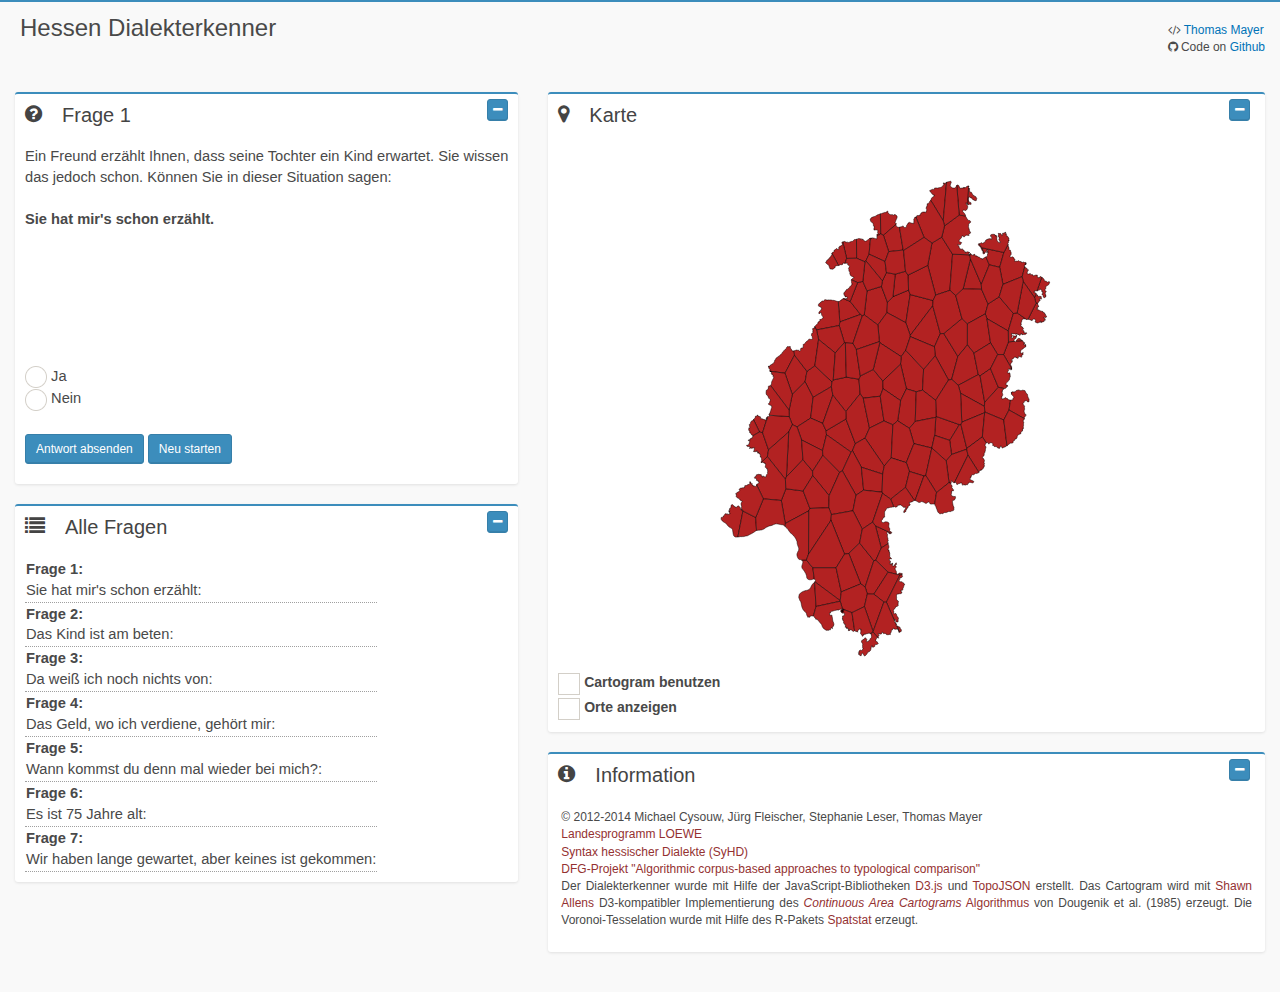
<file: index.html>
<!DOCTYPE html>
<html>
    <head>
        <meta charset="UTF-8">
        <title>Hessen Dialekterkenner</title>
        <meta content='width=device-width, initial-scale=1, maximum-scale=1, user-scalable=no' name='viewport'>
        <!-- bootstrap 3.0.2 -->
        <link href="css/bootstrap.css" rel="stylesheet" type="text/css" />
        <!-- font Awesome -->
        <link href="css/font-awesome.min.css" rel="stylesheet" type="text/css" />

        <!-- Theme style -->
        <link href="css/AdminLTE.css" rel="stylesheet" type="text/css" />
        <link rel="stylesheet" href="css/style.css" type="text/css" /> 

        <!-- iCheck style -->
        <link href="css/iCheck/square/blue.css" rel="stylesheet">

        <!-- HTML5 Shim and Respond.js IE8 support of HTML5 elements and media queries -->
        <!-- WARNING: Respond.js doesn't work if you view the page via file:// -->
        <!--[if lt IE 9]>
          <script src="https://oss.maxcdn.com/libs/html5shiv/3.7.0/html5shiv.js"></script>
          <script src="https://oss.maxcdn.com/libs/respond.js/1.3.0/respond.min.js"></script>
        <![endif]-->
    </head>
    <body>
        
        
            

            <!-- Right side column. Contains the navbar and content of the page -->
            <aside class="right-side">

                <!-- Content Header (Page header) -->
                <section class="content-header">
                    <h1>
                        Hessen Dialekterkenner<br>
                        
                    </h1>

                    <ol class="breadcrumb">

                        <li>
                            <i class="fa fa-code"></i> <a href="http://th-mayer.de" class="text-blue">Thomas Mayer</a>
                            <br>
                            <i class="fa fa-github"></i> Code on <a href="https://github.com/tmayer/Dialekterkenner" class="text-blue">Github</a>
                        </li>

                    </ol>

                </section>
                

                <!-- Main content -->
                <section class="content">
                  <br>
                    <!-- Main row -->
                    <div class="row">
                        <!-- Left col -->
                        <section class="col-lg-5 connectedSortable">                            

                            <!-- Frage widget -->
                            <div class="box box-primary">
                                <div class="box-header">
                                    <i class="fa fa-question-circle"></i>
                                    <h3 class="box-title">Frage <span id="fragennummer"></span></h3>
                                    <!-- tools box -->
                                    <div class="pull-right box-tools">
                                        <button class="btn btn-primary btn-xs" data-widget="collapse" data-toggle="tooltip" title="Collapse"><i class="fa fa-minus"></i></button>
                                        
                                    </div><!-- /. tools -->
                                </div>
                                <div class="box-body">
                                        <form action="" id="form1" name="form1" onsubmit="nextStep(); return false">
                                          
                                            
                                        <p id="question"></p>
                                        <p>
                                          <input type="radio" name="antwort1" value="ja"> Ja<br>
                                          <input type="radio" name="antwort1" value="nein"> Nein <br>
                                          
                                          <p id="alerttext">&nbsp;</p>
                                          <input class="btn btn-primary btn-sm" type="submit" value=" Antwort absenden ">
                                          <input class="btn btn-primary btn-sm" type="reset" value=" Neu starten" onclick="restart();">
                                          
                                        </p>
                                      </form>
                                </div>
                            </div>

                                                                                  
                            <!-- Result info widget -->
                            <div class="box box-primary" id="resultbox">
                                <div class="box-header">
                                    <i class="fa fa-list"></i>
                                    <h3 class="box-title">Resultat</h3>
                                    <!-- tools box -->
                                    <div class="pull-right box-tools">
                                        <button class="btn btn-primary btn-xs" data-widget="collapse" data-toggle="tooltip" title="Collapse"><i class="fa fa-minus"></i></button>
                                        <button class="btn btn-primary btn-xs" data-widget="remove" data-toggle="tooltip" title="Remove"><i class="fa fa-times"></i></button>
                                    </div><!-- /. tools -->
                                </div>
                                <div class="box-body">

                                  <div id="infotext">&nbsp;</div>
                                </div>
                            </div>
                            

                            <!-- Alle Fragen widget -->
                            <div class="box box-primary">
                                <div class="box-header">
                                    <i class="fa fa-list"></i>
                                    <h3 class="box-title">Alle Fragen</h3>
                                    <!-- tools box -->
                                    <div class="pull-right box-tools">
                                        <button class="btn btn-primary btn-xs" data-widget="collapse" data-toggle="tooltip" title="Collapse"><i class="fa fa-minus"></i></button>
                                    </div><!-- /. tools -->
                                </div>
                                <div class="box-body">
                                  <table border="0" id="results"></table>
                                </div>
                            </div>


                        </section><!-- /.Left col -->
                        <!-- right col (We are only adding the ID to make the widgets sortable)-->
                        <section class="col-lg-7 connectedSortable"> 

                            <!-- Map box -->
                            <div class="box box-primary">
                                <div class="box-header">
                                    <!-- tools box -->
                                    <div class="pull-right box-tools">
                                        <button class="btn btn-primary btn-xs" data-widget='collapse' data-toggle="tooltip" title="Collapse" style="margin-right: 5px;"><i class="fa fa-minus"></i></button>
                                    </div><!-- /. tools -->

                                    <i class="fa fa-map-marker"></i>
                                    <h3 class="box-title">
                                        Karte
                                    </h3>
                                </div>
                                <div class="box-body">
                                    <div id="map"></div>

                                      
                                         <div style="font-size:14px;">
                                                  <input type="checkbox" id="cartogram">  <label for="voronoi">Cartogram benutzen</label><br>
                                                  <input type="checkbox" id="locations"> <label for="voronoi">Orte anzeigen</label>  <br>
                                         </div>
                                            
                                           
                                          
                                        
                                </div><!-- /.box-body-->
     
                            </div>
                            <!-- /.box -->

                            <!-- Info box -->
                            <div class="box box-primary">
                                <div class="box-header">
                                    <!-- tools box -->
                                    <div class="pull-right box-tools">
                                        <button class="btn btn-primary btn-xs" data-widget='collapse' data-toggle="tooltip" title="Collapse" style="margin-right: 5px;"><i class="fa fa-minus"></i></button>
                                    </div><!-- /. tools -->

                                    <i class="fa fa-info-circle"></i>
                                    <h3 class="box-title">
                                        Information
                                    </h3>
                                </div>
                                <div class="box-body">

                                      <div id="information">
                                             
                                          &copy; 2012-2014 Michael Cysouw, J&uuml;rg Fleischer, Stephanie Leser, Thomas
                                          Mayer<br>
                                          <a href="http://www.hmwk.hessen.de/irj/HMWK_Internet?cid=a2396939885f8c8c0a3ba39bda517cbd" target="_blank">
                                            Landesprogramm LOEWE</a><br> <a href="http://www.syhd.info/" target="_blank">Syntax hessischer
                                            Dialekte (SyHD)</a><br>
                                        <a href="http://paralleltext.info" target="_blank">
                                            DFG-Projekt "Algorithmic corpus-based approaches to typological comparison"</a><br>
                                            
                                          <p style="text-align: justify;">
                                          Der Dialekterkenner wurde mit Hilfe der JavaScript-Bibliotheken
                                          <a href="http://d3js.org" target="_blank">D3.js</a> und
                                          <a href="https://github.com/mbostock/topojson" target="_blank">TopoJSON</a>
                                          erstellt.
                                          Das Cartogram wird mit <a href="http://stamen.com/studio/shawn" target="_blank">
                                          Shawn Allens</a> D3-kompatibler Implementierung des
                                          <a href="http://lambert.nico.free.fr/tp/biblio/Dougeniketal1985.pdf"
                                             target="_blank"><i>Continuous Area Cartograms</i>
                                          Algorithmus</a> von Dougenik et al. (1985) erzeugt. Die Voronoi-Tesselation wurde
                                          mit Hilfe des R-Pakets <a href="http://www.spatstat.org" target="_blank">Spatstat</a> erzeugt.
                                          </p>
                                            
                                           
                                          
                                        </div>
                                </div><!-- /.box-body-->
     
                            </div>
                            <!-- /.box -->

                                                      

                        </section><!-- right col -->
                    </div><!-- /.row (main row) -->

                </section><!-- /.content -->
            </aside><!-- /.right-side -->
        



        <!-- jQuery 2.0.2 -->
        <script src="js/jquery.min.js"></script>
        <!-- jQuery UI 1.10.3 -->
        <script src="js/jquery-ui-1.10.3.min.js" type="text/javascript"></script>
        <!-- Bootstrap -->
        <script src="js/bootstrap.min.js" type="text/javascript"></script>
        <!-- iCheck -->
        <script src="js/plugins/iCheck/icheck.min.js" type="text/javascript"></script>

        <!-- AdminLTE App -->
        <script src="js/AdminLTE/app.js" type="text/javascript"></script>

        <!-- AdminLTE dashboard demo (This is only for demo purposes) -->
        <script src="js/AdminLTE/dashboard.js" type="text/javascript"></script>



        <script type="text/javascript" src="js/d3.v3.js"></script>
        <script type="text/javascript" src="data/hessen_boundaries.js"></script>
        <script type="text/javascript" language="javascript" src="data/databin.js"></script>
        <script type="text/javascript" src="js/topojson.js"></script>
        <script type="text/javascript" src="js/cartogram.js"></script>
        <script type="text/javascript" src="js/dialekterkenner.js"></script>

        <!-- show results -->
        <script type="text/javascript">
         showResults();
        </script>



    </body>
</html>
</file>
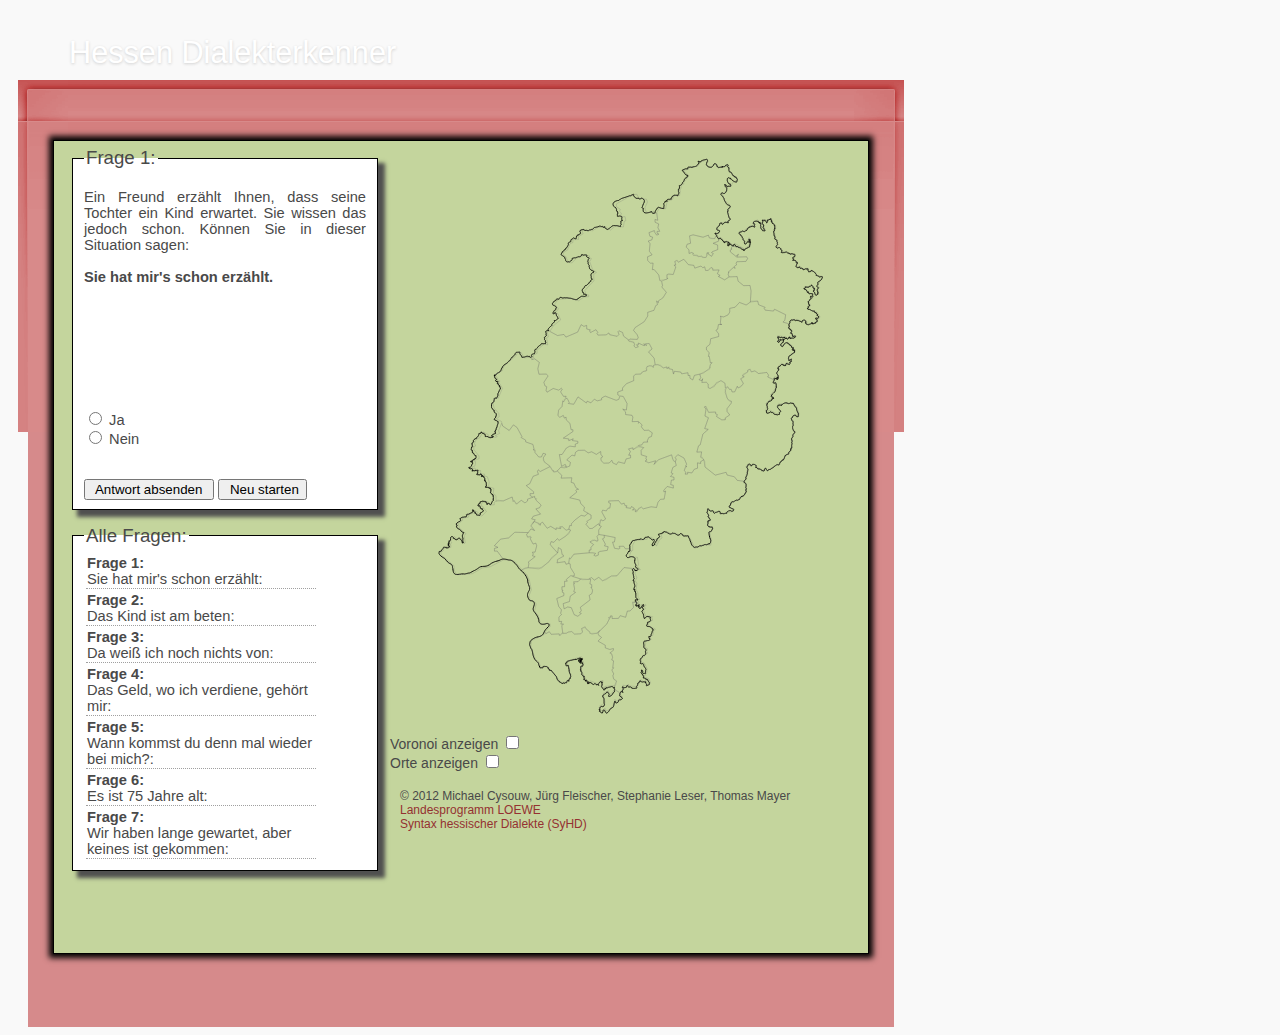
<file: index_alt.html>
<!DOCTYPE html>
<html lang="en">
	<head>
		<meta charset="utf-8">
		<title>Bulgarian dialect data</title>
		<script type="text/javascript" src="js/d3.v3.js"></script>
		<script type="text/javascript" src="data/hessen_boundaries.js"></script>
		<link rel="stylesheet" href="css/style.css" type="text/css" media="screen" />   
    <script type="text/javascript" language="javascript" src="data/databin.js"></script>
    <script type="text/javascript" language="javascript" src="js/script.js"></script>
  </head>
  <body>
				

        
            
  <div id="wrapper">
    <div id="header">Hessen Dialekterkenner</div>
    
    <div id="center"><div id="squeeze">
      <div class="right-corner">
      <div class="left-corner">
        
    <div id="contents">
    
    <div id="formular">
      
    <form action="" id="form1" name="form1" onsubmit="nextStep(); return false">
    <fieldset id="set1">
      <legend id="leg">Frage <span id="fragennummer"></span>: </legend>
  <p id="question"></p>
  <p>
    <input type="radio" name="antwort1" value="ja"> Ja<br>
    <input type="radio" name="antwort1" value="nein"> Nein <br>
    
    <p id="alerttext">&nbsp;</p>
    <input type="submit" value=" Antwort absenden ">
    <input type="reset" value=" Neu starten" onclick="restart();">
    </fieldset>
  </p>
</form>
    


    <fieldset>
      <legend>Alle Fragen:</legend>
    <table border="0" id="results"></table>
    </fieldset><br><br>
    
    
      <div id="infotext">&nbsp;</div>
    <br>
      
  </div>
   
   <script type="text/javascript">
     showResults();
   </script>
    <div id="map"></div>
    
   
  <div id="information">
   <div style="position:relative;top:10px;right: 10px; width: 500px; font-size:14px;">
            <label for="voronoi">Voronoi anzeigen</label> <input type="checkbox" id="voronoi">  <br>
            <label for="voronoi">Orte anzeigen</label> <input type="checkbox" id="locations"> <br>
        </div>
        <br><br>
    &copy; 2012 Michael Cysouw, J&uuml;rg Fleischer, Stephanie Leser, Thomas
    Mayer<br>
    <a href="http://www.hmwk.hessen.de/irj/HMWK_Internet?cid=a2396939885f8c8c0a3ba39bda517cbd">
      Landesprogramm LOEWE</a><br> <a href="http://www.syhd.info/">Syntax hessischer
      Dialekte (SyHD)</a>
      
     
    
  </div>
          
  
  </div>
  
    </div>
    </div>
    </div>
    </div>
  <!--
     <script type="text/javascript">
     displayLoc();
   </script>
  -->
  </div>
  

        
<script type="text/javascript">

    
    showQuestion(1);
    
    var data = [];
    var polygons;

    //Width and height
    var w = 400;
    var h = 570;

    //Define map projection
    var projection = d3.geo.mercator()
                           .center([10.8, 50.70])
                           .scale([11200 * 5]);

    //Define path generator
    var path = d3.geo.path()
                     .projection(projection);

    //Create SVG element
    var svg = d3.select("#map")
                .append("svg")
                .attr("width", w)
                .attr("height", h)
                ;
        
    var polys = svg.append("svg:g")
        .attr("id","polys")
        ;
        
    var circles = svg.append("svg:g")
        .attr("id", "circles")
        ;
    
    var cells = svg.append("svg:g")
        .attr("id", "cells")
        .attr("pointer-events",'none')
        ;
        
    var states = svg.append("svg:g")
        .attr("id", "states")
        ;
        
    d3.select("#voronoi").on("change", function() {
      cells.classed("voronoi", this.checked);
    });
    
    d3.select("#locations").on("change", function() {
        var locationopacity = this.checked ? 1 : 0;
        var locationpointer = this.checked ? 'all' : 'none';
        //console.log(locationopacity);
      d3.selectAll('.location')
        .style("opacity",locationopacity)
        .attr('pointer-events', locationpointer)
        ;
    });

    //Load in GeoJSON data
    d3.json("data/3_mittel-kreise-hessen.geojson", function(json) {
        
        //Bind data and create one path per GeoJSON feature
        states.selectAll("path")
           .data(json.features)
           .enter()
           .append("path")
           .attr("d", path)
           .style("fill", "none")
           .style("stroke","#606060")
           .style("stroke-width","0.2px")
        .attr('pointer-events','none')
           ;
           
            d3.csv("data/points_hessen.csv", function(inputdata) {
                
                // get the positions and polygons for the voronoi
                data = inputdata;
                //console.log(data);
                positions = [];
                data.forEach(function(a){
                   positions.push(projection([a.lon,a.lat])); 
                });
                
                circles.selectAll("circle")
                     .data(data)
                     .enter()
                     .append("circle")
                     .attr('class','location')
                     .attr("cx", function(d) {
                         return projection([d.lon, d.lat])[0];
                     })
                     .attr("cy", function(d) {
                         return projection([d.lon, d.lat])[1];
                     })
                     .attr("r", 4)
                     .attr('pointer-events','none')
                     .style("fill", "steelblue")
                     .style("stroke","white")
                     .style("stroke-weight",3)
                     .style("opacity", 0)
                     .style('cursor','pointer')
                     .append("title")
                     .text(function(d){
                                return d.name;
                        })
                      ;
                
                
                polygons = d3.geom.voronoi(positions);
                
                
                var hesse = [];
                hessen.forEach(function(a){
                    //parts = a.split(';').reverse()
                    parts = a;
                    hesse.push(projection(parts));
                    //hesse.push(parts);
                });
                
                //console.log(hesse);
                
                var hesse_poly = d3.geom.polygon(hesse);

                //console.log(polygons);

                // plot the voronoi polygons
                
                var g = cells.selectAll("g")
                    .data(data)
                  .enter().append("svg:g");
                 
                g.append("svg:path")
                      .attr("class", "cell")
                      .attr("d", function(d, i) { return "M" + polygons[i].join("L") + "Z"; })
                      .attr('pointer-events','none')
                      ;
                      
                // make the clipped polygons
                      
                // plot the voronoi polygons 
                polys.selectAll('polygon')
                    .data(polygons)
                    .enter()
                    .append("polygon")
                    .attr('class',function(d,i){return 'poly poly_' + i;})
                    .attr("points",function(d,i) { 
                        var currHesse = hesse.slice(0);
                        var hesse_poly = d3.geom.polygon(currHesse);
                        var currPoly = d3.geom.polygon(d).clip(hesse_poly);
                        console.log(currPoly.map(function(m){
                          return [m[0],m[1]].join(',');
                        }).join(" "));
                        return currPoly.map(function(m){
                        //return d.map(function(m){
                            return [m[0],m[1]].join(',');
                        }).join(" ");
                    })
                    //.attr("fill",'green')
                    .attr("fill",function(d,i){
                        //console.log(data[i].dim1,data[i].dim2);
                        //console.log(dim1scale(data[i].dim1));
                        return "FireBrick";
                    })
                    .style("cursor","pointer")
                    .style('opacity',0)//function(d,i){return (156-i)/156;})
                    .on("mouseover",function(d,i){
                        
                        tooltip.show(data[i].name + " (" + (i+1) + ") [" + 100 + "%]");
                    })
                    .on("mouseout",function(d,i){
                        tooltip.hide();
                    })
                    ;

                    // make a black border around the Hesse area
                polys.selectAll('polygon2')
                    .data([hesse])
                    .enter()
                    .append("polygon")
                    .attr("points",function(d,i) { 
                        //console.log(d);
                        return d.map(function(m){
                            return [m[0],m[1]].join(',');
                        }).join(" ");
                    })
                    .attr('fill','none')
                    .attr("stroke","black")
                    .attr("stroke-width",1)
                    ;
                            
            });							
              
    });

			
// taken from http://philmap.000space.com/gmap-api/poly-hov.html

var tooltip=function(){
	var id = 'tt';
	var top = 3;
	var left = 3;
	var maxw = 300;
	var speed = 10;
	var timer = 20;
	var endalpha = 95;
	var alpha = 0;
	var tt,t,c,b,h;
	var ie = document.all ? true : false;
  tt = document.getElementById("tt");
	return{
		show:function(v,w){
			if(tt == null){
				tt = document.createElement('div');
				tt.setAttribute('id',id);
				t = document.createElement('div');
				t.setAttribute('id',id + 'top');
				c = document.createElement('div');
				c.setAttribute('id',id + 'cont');
				b = document.createElement('div');
				b.setAttribute('id',id + 'bot');
				tt.appendChild(t);
				tt.appendChild(c);
				tt.appendChild(b);
				document.body.appendChild(tt);
				tt.style.opacity = 0;
				tt.style.filter = 'alpha(opacity=0)';
				document.onmousemove = this.pos;
			}
			tt.style.display = 'block';
			c.innerHTML = v;
			tt.style.width = w ? w + 'px' : 'auto';
			if(!w && ie){
				t.style.display = 'none';
				b.style.display = 'none';
				tt.style.width = tt.offsetWidth;
				t.style.display = 'block';
				b.style.display = 'block';
			}
			if(tt.offsetWidth > maxw){tt.style.width = maxw + 'px'}
			h = parseInt(tt.offsetHeight) + top;
			clearInterval(tt.timer);
			tt.timer = setInterval(function(){tooltip.fade(1)},timer);
		},
		pos:function(e){
			var u = ie ? event.clientY + document.documentElement.scrollTop : e.pageY;
			var l = ie ? event.clientX + document.documentElement.scrollLeft : e.pageX;
			tt.style.top = (u - h) + 'px';
			tt.style.left = (l + left) + 'px';
		},
		fade:function(d){
			var a = alpha;
			if((a != endalpha && d == 1) || (a != 0 && d == -1)){
				var i = speed;
				if(endalpha - a < speed && d == 1){
					i = endalpha - a;
				}else if(alpha < speed && d == -1){
					i = a;
				}
				alpha = a + (i * d);
				tt.style.opacity = alpha * .01;
				tt.style.filter = 'alpha(opacity=' + alpha + ')';
			}else{
				clearInterval(tt.timer);
				if(d == -1){tt.style.display = 'none'}
			}
		},
		hide:function(){
			clearInterval(tt.timer);
			tt.timer = setInterval(function(){tooltip.fade(-1)},timer);
		}
	};
}();    

</script>



</body>
</html>
</file>
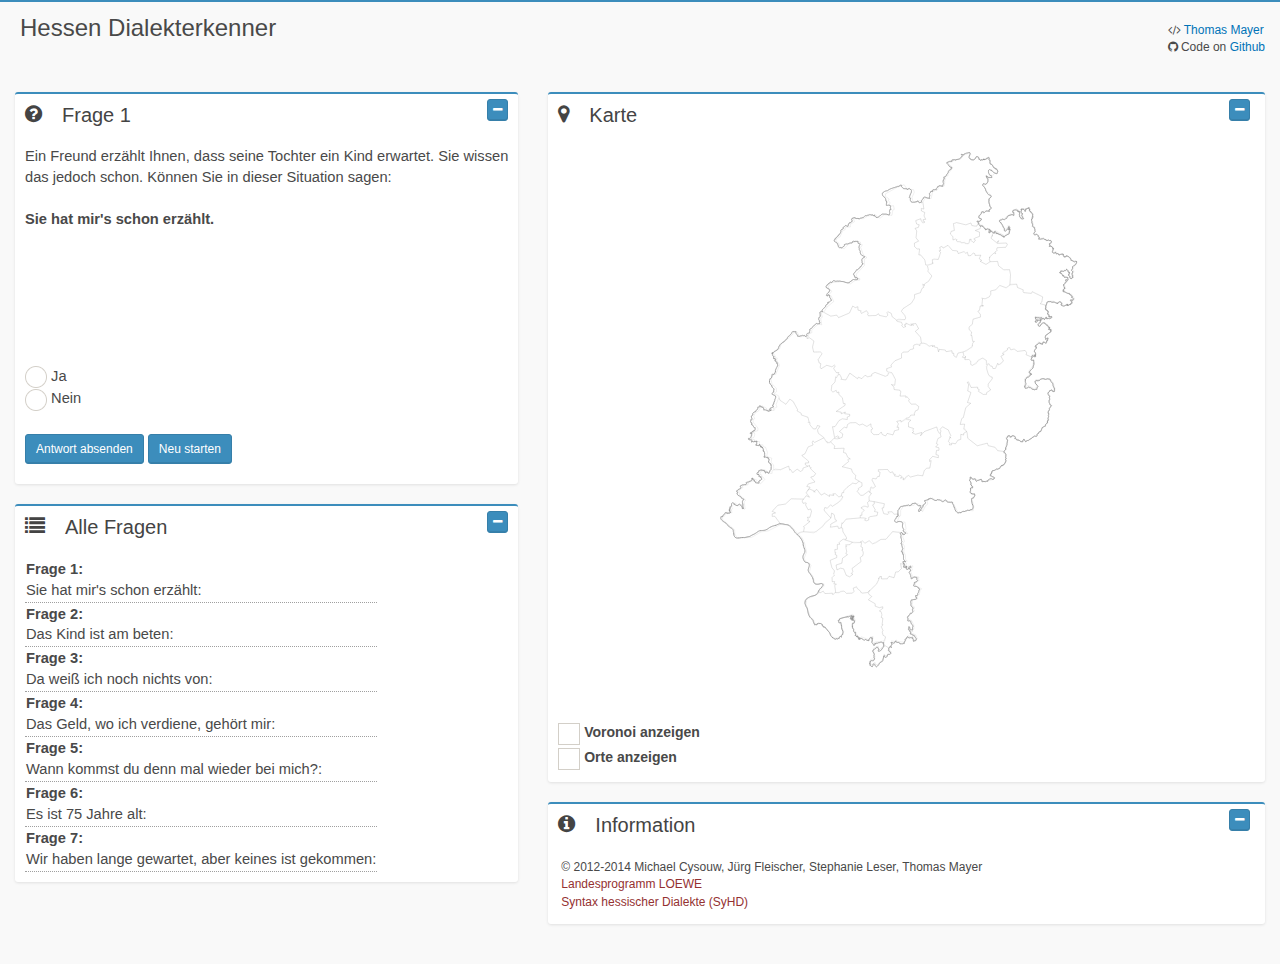
<file: index_basic.html>
<!DOCTYPE html>
<html>
    <head>
        <meta charset="UTF-8">
        <title>Hessen Dialekterkenner</title>
        <meta content='width=device-width, initial-scale=1, maximum-scale=1, user-scalable=no' name='viewport'>
        <!-- bootstrap 3.0.2 -->
        <link href="css/bootstrap.css" rel="stylesheet" type="text/css" />
        <!-- font Awesome -->
        <link href="css/font-awesome.min.css" rel="stylesheet" type="text/css" />

        <!-- Theme style -->
        <link href="css/AdminLTE.css" rel="stylesheet" type="text/css" />
        <link rel="stylesheet" href="css/style.css" type="text/css" /> 

        <!-- iCheck style -->
        <link href="css/iCheck/square/blue.css" rel="stylesheet">

        <!-- HTML5 Shim and Respond.js IE8 support of HTML5 elements and media queries -->
        <!-- WARNING: Respond.js doesn't work if you view the page via file:// -->
        <!--[if lt IE 9]>
          <script src="https://oss.maxcdn.com/libs/html5shiv/3.7.0/html5shiv.js"></script>
          <script src="https://oss.maxcdn.com/libs/respond.js/1.3.0/respond.min.js"></script>
        <![endif]-->
    </head>
    <body>
        
        
            

            <!-- Right side column. Contains the navbar and content of the page -->
            <aside class="right-side">

                <!-- Content Header (Page header) -->
                <section class="content-header">
                    <h1>
                        Hessen Dialekterkenner<br>
                        
                    </h1>

                    <ol class="breadcrumb">

                        <li>
                            <i class="fa fa-code"></i> <a href="http://th-mayer.de" class="text-blue">Thomas Mayer</a>
                            <br>
                            <i class="fa fa-github"></i> Code on <a href="https://github.com/tmayer/Dialekterkenner" class="text-blue">Github</a>
                        </li>

                    </ol>

                </section>
                

                <!-- Main content -->
                <section class="content">
                  <br>
                    <!-- Main row -->
                    <div class="row">
                        <!-- Left col -->
                        <section class="col-lg-5 connectedSortable">                            

                            <!-- Frage widget -->
                            <div class="box box-primary">
                                <div class="box-header">
                                    <i class="fa fa-question-circle"></i>
                                    <h3 class="box-title">Frage <span id="fragennummer"></span></h3>
                                    <!-- tools box -->
                                    <div class="pull-right box-tools">
                                        <button class="btn btn-primary btn-xs" data-widget="collapse" data-toggle="tooltip" title="Collapse"><i class="fa fa-minus"></i></button>
                                    </div><!-- /. tools -->
                                </div>
                                <div class="box-body">
                                        <form action="" id="form1" name="form1" onsubmit="nextStep(); return false">
                                          
                                            
                                        <p id="question"></p>
                                        <p>
                                          <input type="radio" name="antwort1" value="ja"> Ja<br>
                                          <input type="radio" name="antwort1" value="nein"> Nein <br>
                                          
                                          <p id="alerttext">&nbsp;</p>
                                          <input class="btn btn-primary btn-sm" type="submit" value=" Antwort absenden ">
                                          <input class="btn btn-primary btn-sm" type="reset" value=" Neu starten" onclick="restart();">
                                          
                                        </p>
                                      </form>
                                </div>
                            </div>

                                                                                  
                            <!-- Result info widget -->
                            <div class="box box-primary" id="resultbox">
                                <div class="box-header">
                                    <i class="fa fa-list"></i>
                                    <h3 class="box-title">Resultat</h3>
                                    <!-- tools box -->
                                    <div class="pull-right box-tools">
                                        <button class="btn btn-primary btn-xs" data-widget="collapse" data-toggle="tooltip" title="Collapse"><i class="fa fa-minus"></i></button>
                                        <button class="btn btn-primary btn-xs" data-widget="remove" data-toggle="tooltip" title="Remove"><i class="fa fa-times"></i></button>
                                    </div><!-- /. tools -->
                                </div>
                                <div class="box-body">

                                  <div id="infotext">&nbsp;</div>
                                </div>
                            </div>
                            

                            <!-- Alle Fragen widget -->
                            <div class="box box-primary">
                                <div class="box-header">
                                    <i class="fa fa-list"></i>
                                    <h3 class="box-title">Alle Fragen</h3>
                                    <!-- tools box -->
                                    <div class="pull-right box-tools">
                                        <button class="btn btn-primary btn-xs" data-widget="collapse" data-toggle="tooltip" title="Collapse"><i class="fa fa-minus"></i></button>
                                    </div><!-- /. tools -->
                                </div>
                                <div class="box-body">
                                  <table border="0" id="results"></table>
                                </div>
                            </div>


                        </section><!-- /.Left col -->
                        <!-- right col (We are only adding the ID to make the widgets sortable)-->
                        <section class="col-lg-7 connectedSortable"> 

                            <!-- Map box -->
                            <div class="box box-primary">
                                <div class="box-header">
                                    <!-- tools box -->
                                    <div class="pull-right box-tools">
                                        <button class="btn btn-primary btn-xs" data-widget='collapse' data-toggle="tooltip" title="Collapse" style="margin-right: 5px;"><i class="fa fa-minus"></i></button>
                                    </div><!-- /. tools -->

                                    <i class="fa fa-map-marker"></i>
                                    <h3 class="box-title">
                                        Karte
                                    </h3>
                                </div>
                                <div class="box-body">
                                    <div id="map"></div>

                                      
                                         <div style="font-size:14px;">
                                                  <input type="checkbox" id="voronoi">  <label for="voronoi">Voronoi anzeigen</label><br>
                                                  <input type="checkbox" id="locations"> <label for="voronoi">Orte anzeigen</label>  <br>
                                         </div>
                                            
                                           
                                          
                                        
                                </div><!-- /.box-body-->
     
                            </div>
                            <!-- /.box -->

                            <!-- Info box -->
                            <div class="box box-primary">
                                <div class="box-header">
                                    <!-- tools box -->
                                    <div class="pull-right box-tools">
                                        <button class="btn btn-primary btn-xs" data-widget='collapse' data-toggle="tooltip" title="Collapse" style="margin-right: 5px;"><i class="fa fa-minus"></i></button>
                                    </div><!-- /. tools -->

                                    <i class="fa fa-info-circle"></i>
                                    <h3 class="box-title">
                                        Information
                                    </h3>
                                </div>
                                <div class="box-body">

                                      <div id="information">
                                             
                                          &copy; 2012-2014 Michael Cysouw, J&uuml;rg Fleischer, Stephanie Leser, Thomas
                                          Mayer<br>
                                          <a href="http://www.hmwk.hessen.de/irj/HMWK_Internet?cid=a2396939885f8c8c0a3ba39bda517cbd">
                                            Landesprogramm LOEWE</a><br> <a href="http://www.syhd.info/">Syntax hessischer
                                            Dialekte (SyHD)</a>
                                            
                                           
                                          
                                        </div>
                                </div><!-- /.box-body-->
     
                            </div>
                            <!-- /.box -->

                                                      

                        </section><!-- right col -->
                    </div><!-- /.row (main row) -->

                </section><!-- /.content -->
            </aside><!-- /.right-side -->
        



        <!-- jQuery 2.0.2 -->
        <script src="js/jquery.min.js"></script>
        <!-- jQuery UI 1.10.3 -->
        <script src="js/jquery-ui-1.10.3.min.js" type="text/javascript"></script>
        <!-- Bootstrap -->
        <script src="js/bootstrap.min.js" type="text/javascript"></script>
        <!-- iCheck -->
        <script src="js/plugins/iCheck/icheck.min.js" type="text/javascript"></script>

        <!-- AdminLTE App -->
        <script src="js/AdminLTE/app.js" type="text/javascript"></script>

        <!-- AdminLTE dashboard demo (This is only for demo purposes) -->
        <script src="js/AdminLTE/dashboard.js" type="text/javascript"></script>



        <script type="text/javascript" src="js/d3.v3.js"></script>
        <script type="text/javascript" src="data/hessen_boundaries.js"></script>
        <script type="text/javascript" language="javascript" src="data/databin.js"></script>
        <script type="text/javascript" src="js/topojson.js"></script>
        <script type="text/javascript" src="js/cartogram.js"></script>
        <script type="text/javascript" src="js/script.js"></script>

        <!-- show results -->
        <script type="text/javascript">
         showResults();
        </script>



    </body>
</html>
</file>
<file: css/AdminLTE.css>
/*@import url(//fonts.googleapis.com/css?family=Source+Sans+Pro:300,400,600,700,300italic,400italic,600italic);
@import url(//fonts.googleapis.com/css?family=Kaushan+Script);
*/
/*!
 *   AdminLTE v1.2
 *   Author: AlmsaeedStudio.com
 *   License: Open source - MIT
 *           Please visit http://opensource.org/licenses/MIT for more information
!*/
/*
    Core: General style
----------------------------
*/
html,
body {
  overflow-x: hidden!important;
  font-family: 'Source Sans Pro', sans-serif;
  -webkit-font-smoothing: antialiased;
  min-height: 100%;
  background: #f9f9f9;
}
a {
  color: #3c8dbc;
}
a:hover,
a:active,
a:focus {
  outline: none;
  text-decoration: none;
  color: #72afd2;
}
/* Layouts */
.wrapper {
  min-height: 100%;
}
.wrapper:before,
.wrapper:after {
  display: table;
  content: " ";
}
.wrapper:after {
  clear: both;
}
/* Header */
body > .header {
  position: absolute;
  top: 0;
  left: 0;
  right: 0;
  z-index: 1030;
}
/* Define 2 column template */
.right-side,
.left-side {
  min-height: 100%;
  display: block;
}
/*right side - contins main content*/
.right-side {
  /*background-color: #f9f9f9;*/
  margin-left: 0px;
}
/*left side - contains sidebar*/
.left-side {
  position: absolute;
  width: 220px;
  top: 0;
}
@media screen and (min-width: 992px) {
  .left-side {
    top: 50px;
  }
  /*Right side strech mode*/
  .right-side.strech {
    margin-left: 0;
  }
  .right-side.strech > .content-header {
    margin-top: 0px;
  }
  /* Left side collapse */
  .left-side.collapse-left {
    left: -220px;
  }
}
/*Give content full width on xs screens*/
@media screen and (max-width: 992px) {
  .right-side {
    margin-left: 0;
  }
}
/*
    By default the layout is not fixed but if you add the class .fixed to the body element
    the sidebar and the navbar will automatically become poisitioned fixed
*/
body.fixed > .header,
body.fixed .left-side,
body.fixed .navbar {
  position: fixed;
}
body.fixed > .header {
  top: 0;
  right: 0;
  left: 0;
}
body.fixed .navbar {
  left: 0;
  right: 0;
}
body.fixed .wrapper {
  margin-top: 50px;
}
/* Content */
.content {
  padding: 20px 15px;
  background: #f9f9f9;
  overflow: auto;
}
/* Utility */
/* H1 - H6 font */
h1,
h2,
h3,
h4,
h5,
h6,
.h1,
.h2,
.h3,
.h4,
.h5,
.h6 {
  font-family: 'Source Sans Pro', sans-serif;
}
/* Page Header */
.page-header {
  margin: 10px 0 20px 0;
  font-size: 22px;
}
.page-header > small {
  color: #666;
  display: block;
  margin-top: 5px;
}
/* All images should be responsive */
img {
  max-width: 100% !important;
}
.sort-highlight {
  background: #f4f4f4;
  border: 1px dashed #ddd;
  margin-bottom: 10px;
}
/* 10px padding and margins */
.pad {
  padding: 10px;
}
.margin {
  margin: 10px;
}
/* Display inline */
.inline {
  display: inline;
  width: auto;
}
/* Background colors */
.bg-red,
.bg-yellow,
.bg-aqua,
.bg-blue,
.bg-light-blue,
.bg-green,
.bg-navy,
.bg-teal,
.bg-olive,
.bg-lime,
.bg-orange,
.bg-fuchsia,
.bg-purple,
.bg-maroon,
.bg-black {
  color: #f9f9f9 !important;
}
.bg-gray {
  background-color: #eaeaec !important;
}
.bg-black {
  background-color: #222222 !important;
}
.bg-red {
  background-color: #f56954 !important;
}
.bg-yellow {
  background-color: #f39c12 !important;
}
.bg-aqua {
  background-color: #00c0ef !important;
}
.bg-blue {
  background-color: #0073b7 !important;
}
.bg-light-blue {
  background-color: #3c8dbc !important;
}
.bg-green {
  background-color: #00a65a !important;
}
.bg-navy {
  background-color: #001f3f !important;
}
.bg-teal {
  background-color: #39cccc !important;
}
.bg-olive {
  background-color: #3d9970 !important;
}
.bg-lime {
  background-color: #01ff70 !important;
}
.bg-orange {
  background-color: #ff851b !important;
}
.bg-fuchsia {
  background-color: #f012be !important;
}
.bg-purple {
  background-color: #932ab6 !important;
}
.bg-maroon {
  background-color: #85144b !important;
}
/* Text colors */
.text-red {
  color: #f56954 !important;
}
.text-yellow {
  color: #f39c12 !important;
}
.text-aqua {
  color: #00c0ef !important;
}
.text-blue {
  color: #0073b7 !important;
}
.text-black {
  color: #222222 !important;
}
.text-light-blue {
  color: #3c8dbc !important;
}
.text-green {
  color: #00a65a !important;
}
.text-navy {
  color: #001f3f !important;
}
.text-teal {
  color: #39cccc !important;
}
.text-olive {
  color: #3d9970 !important;
}
.text-lime {
  color: #01ff70 !important;
}
.text-orange {
  color: #ff851b !important;
}
.text-fuchsia {
  color: #f012be !important;
}
.text-purple {
  color: #932ab6 !important;
}
.text-maroon {
  color: #85144b !important;
}
/*Hide elements by display none only*/
.hide {
  display: none !important;
}
/* Remove borders */
.no-border {
  border: 0px !important;
}
/* Remove padding */
.no-padding {
  padding: 0px !important;
}
/* Remove margins */
.no-margin {
  margin: 0px !important;
}
/* Remove box shadow */
.no-shadow {
  box-shadow: none!important;
}
/* Don't display when printing */
@media print {
  .no-print {
    display: none;
  }
  .left-side,
  .header,
  .content-header {
    display: none;
  }
  .right-side {
    margin: 0;
  }
}
/* Remove border radius */
.flat {
  -webkit-border-radius: 0 !important;
  -moz-border-radius: 0 !important;
  border-radius: 0 !important;
}
/* Change the color of the striped tables */
.table-striped > tbody > tr:nth-child(odd) > td,
.table-striped > tbody > tr:nth-child(odd) > th {
  background-color: #f3f4f5;
}
.table.no-border,
.table.no-border td,
.table.no-border th {
  border: 0;
}
/* .text-center in tables */
table.text-center,
table.text-center td,
table.text-center th {
  text-align: center;
}
.table.align th {
  text-align: left;
}
.table.align td {
  text-align: right;
}
.text-bold,
.text-bold.table td,
.text-bold.table th {
  font-weight: 700;
}
.border-radius-none {
  -webkit-border-radius: 0 !important;
  -moz-border-radius: 0 !important;
  border-radius: 0 !important;
}
/* _fix for sparkline tooltip */
.jqstooltip {
  padding: 5px!important;
  width: auto!important;
  height: auto!important;
}
/*
Gradient Background colors
*/
.bg-teal-gradient {
  background: #39cccc !important;
  background: -webkit-gradient(linear, left bottom, left top, color-stop(0, #39cccc), color-stop(1, #7adddd)) !important;
  background: -ms-linear-gradient(bottom, #39cccc, #7adddd) !important;
  background: -moz-linear-gradient(center bottom, #39cccc 0%, #7adddd 100%) !important;
  background: -o-linear-gradient(#7adddd, #39cccc) !important;
  filter: progid:DXImageTransform.Microsoft.gradient(startColorstr='#7adddd', endColorstr='#39cccc', GradientType=0) !important;
  color: #fff;
}
.bg-light-blue-gradient {
  background: #3c8dbc !important;
  background: -webkit-gradient(linear, left bottom, left top, color-stop(0, #3c8dbc), color-stop(1, #67a8ce)) !important;
  background: -ms-linear-gradient(bottom, #3c8dbc, #67a8ce) !important;
  background: -moz-linear-gradient(center bottom, #3c8dbc 0%, #67a8ce 100%) !important;
  background: -o-linear-gradient(#67a8ce, #3c8dbc) !important;
  filter: progid:DXImageTransform.Microsoft.gradient(startColorstr='#67a8ce', endColorstr='#3c8dbc', GradientType=0) !important;
  color: #fff;
}
.bg-blue-gradient {
  background: #0073b7 !important;
  background: -webkit-gradient(linear, left bottom, left top, color-stop(0, #0073b7), color-stop(1, #0089db)) !important;
  background: -ms-linear-gradient(bottom, #0073b7, #0089db) !important;
  background: -moz-linear-gradient(center bottom, #0073b7 0%, #0089db 100%) !important;
  background: -o-linear-gradient(#0089db, #0073b7) !important;
  filter: progid:DXImageTransform.Microsoft.gradient(startColorstr='#0089db', endColorstr='#0073b7', GradientType=0) !important;
  color: #fff;
}
.bg-aqua-gradient {
  background: #00c0ef !important;
  background: -webkit-gradient(linear, left bottom, left top, color-stop(0, #00c0ef), color-stop(1, #14d1ff)) !important;
  background: -ms-linear-gradient(bottom, #00c0ef, #14d1ff) !important;
  background: -moz-linear-gradient(center bottom, #00c0ef 0%, #14d1ff 100%) !important;
  background: -o-linear-gradient(#14d1ff, #00c0ef) !important;
  filter: progid:DXImageTransform.Microsoft.gradient(startColorstr='#14d1ff', endColorstr='#00c0ef', GradientType=0) !important;
  color: #fff;
}
.bg-yellow-gradient {
  background: #f39c12 !important;
  background: -webkit-gradient(linear, left bottom, left top, color-stop(0, #f39c12), color-stop(1, #f7bc60)) !important;
  background: -ms-linear-gradient(bottom, #f39c12, #f7bc60) !important;
  background: -moz-linear-gradient(center bottom, #f39c12 0%, #f7bc60 100%) !important;
  background: -o-linear-gradient(#f7bc60, #f39c12) !important;
  filter: progid:DXImageTransform.Microsoft.gradient(startColorstr='#f7bc60', endColorstr='#f39c12', GradientType=0) !important;
  color: #fff;
}
.bg-purple-gradient {
  background: #932ab6 !important;
  background: -webkit-gradient(linear, left bottom, left top, color-stop(0, #932ab6), color-stop(1, #b959d9)) !important;
  background: -ms-linear-gradient(bottom, #932ab6, #b959d9) !important;
  background: -moz-linear-gradient(center bottom, #932ab6 0%, #b959d9 100%) !important;
  background: -o-linear-gradient(#b959d9, #932ab6) !important;
  filter: progid:DXImageTransform.Microsoft.gradient(startColorstr='#b959d9', endColorstr='#932ab6', GradientType=0) !important;
  color: #fff;
}
.bg-green-gradient {
  background: #00a65a !important;
  background: -webkit-gradient(linear, left bottom, left top, color-stop(0, #00a65a), color-stop(1, #00ca6d)) !important;
  background: -ms-linear-gradient(bottom, #00a65a, #00ca6d) !important;
  background: -moz-linear-gradient(center bottom, #00a65a 0%, #00ca6d 100%) !important;
  background: -o-linear-gradient(#00ca6d, #00a65a) !important;
  filter: progid:DXImageTransform.Microsoft.gradient(startColorstr='#00ca6d', endColorstr='#00a65a', GradientType=0) !important;
  color: #fff;
}
.bg-red-gradient {
  background: #f56954 !important;
  background: -webkit-gradient(linear, left bottom, left top, color-stop(0, #f56954), color-stop(1, #f89384)) !important;
  background: -ms-linear-gradient(bottom, #f56954, #f89384) !important;
  background: -moz-linear-gradient(center bottom, #f56954 0%, #f89384 100%) !important;
  background: -o-linear-gradient(#f89384, #f56954) !important;
  filter: progid:DXImageTransform.Microsoft.gradient(startColorstr='#f89384', endColorstr='#f56954', GradientType=0) !important;
  color: #fff;
}
.bg-black-gradient {
  background: #222222 !important;
  background: -webkit-gradient(linear, left bottom, left top, color-stop(0, #222222), color-stop(1, #3c3c3c)) !important;
  background: -ms-linear-gradient(bottom, #222222, #3c3c3c) !important;
  background: -moz-linear-gradient(center bottom, #222222 0%, #3c3c3c 100%) !important;
  background: -o-linear-gradient(#3c3c3c, #222222) !important;
  filter: progid:DXImageTransform.Microsoft.gradient(startColorstr='#3c3c3c', endColorstr='#222222', GradientType=0) !important;
  color: #fff;
}
.bg-maroon-gradient {
  background: #85144b !important;
  background: -webkit-gradient(linear, left bottom, left top, color-stop(0, #85144b), color-stop(1, #b11b64)) !important;
  background: -ms-linear-gradient(bottom, #85144b, #b11b64) !important;
  background: -moz-linear-gradient(center bottom, #85144b 0%, #b11b64 100%) !important;
  background: -o-linear-gradient(#b11b64, #85144b) !important;
  filter: progid:DXImageTransform.Microsoft.gradient(startColorstr='#b11b64', endColorstr='#85144b', GradientType=0) !important;
  color: #fff;
}
.connectedSortable {
  min-height: 100px;
}
/*---------------------------------------------------
    LESS Elements 0.9
  ---------------------------------------------------
    A set of useful LESS mixins
    More info at: http://lesselements.com
  ---------------------------------------------------*/
/*
    Components: navbar, logo and content header
-------------------------------------------------
*/
body > .header {
  position: relative;
  max-height: 100px;
  z-index: 1030;
}
body > .header .navbar {
  height: 50px;
  margin-bottom: 0;
  margin-left: 220px;
}
body > .header .navbar .sidebar-toggle {
  float: left;
  padding: 9px 5px;
  margin-top: 8px;
  margin-right: 0;
  margin-bottom: 8px;
  margin-left: 5px;
  background-color: transparent;
  background-image: none;
  border: 1px solid transparent;
  -webkit-border-radius: 0 !important;
  -moz-border-radius: 0 !important;
  border-radius: 0 !important;
}
body > .header .navbar .sidebar-toggle:hover .icon-bar {
  background: #f6f6f6;
}
body > .header .navbar .sidebar-toggle .icon-bar {
  display: block;
  width: 22px;
  height: 2px;
  -webkit-border-radius: 4px;
  -moz-border-radius: 4px;
  border-radius: 4px;
}
body > .header .navbar .sidebar-toggle .icon-bar + .icon-bar {
  margin-top: 4px;
}
body > .header .navbar .nav > li.user > a {
  font-weight: bold;
}
body > .header .navbar .nav > li.user > a > .fa,
body > .header .navbar .nav > li.user > a > .glyphicon,
body > .header .navbar .nav > li.user > a > .ion {
  margin-right: 5px;
}
body > .header .navbar .nav > li > a > .label {
  -webkit-border-radius: 50%;
  -moz-border-radius: 50%;
  border-radius: 50%;
  position: absolute;
  top: 7px;
  right: 2px;
  font-size: 10px;
  font-weight: normal;
  width: 15px;
  height: 15px;
  line-height: 1.0em;
  text-align: center;
  padding: 2px;
}
body > .header .navbar .nav > li > a:hover > .label {
  top: 3px;
}
body > .header .logo {
  float: left;
  font-size: 20px;
  line-height: 50px;
  text-align: center;
  padding: 0 10px;
  width: 220px;
  font-family: 'Kaushan Script', cursive;
  font-weight: 500;
  height: 50px;
  display: block;
}
body > .header .logo .icon {
  margin-right: 10px;
}
.right-side > .content-header {
  position: relative;
  padding: 15px 15px 10px 20px;
}
.right-side > .content-header > h1 {
  margin: 0;
  font-size: 24px;
}
.right-side > .content-header > h1 > small {
  font-size: 15px;
  display: inline-block;
  padding-left: 4px;
  font-weight: 300;
}
.right-side > .content-header > .breadcrumb {
  float: right;
  background: transparent;
  margin-top: 0px;
  margin-bottom: 0;
  font-size: 12px;
  padding: 7px 5px;
  position: absolute;
  top: 15px;
  right: 10px;
  -webkit-border-radius: 2px;
  -moz-border-radius: 2px;
  border-radius: 2px;
}
.right-side > .content-header > .breadcrumb > li > a {
  color: #444;
  text-decoration: none;
}
.right-side > .content-header > .breadcrumb > li > a > .fa,
.right-side > .content-header > .breadcrumb > li > a > .glyphicon,
.right-side > .content-header > .breadcrumb > li > a > .ion {
  margin-right: 5px;
}
.right-side > .content-header > .breadcrumb > li + li:before {
  content: '>\00a0';
}
@media screen and (max-width: 767px) {
  .right-side > .content-header > .breadcrumb {
    position: relative;
    margin-top: 5px;
    top: 0;
    right: 0;
    float: none;
    background: #efefef;
  }
}
@media (max-width: 767px) {
  .navbar .navbar-nav > li {
    float: left;
  }
  .navbar-nav {
    margin: 0;
    float: left;
  }
  .navbar-nav > li > a {
    padding-top: 15px;
    padding-bottom: 15px;
    line-height: 20px;
  }
  .navbar .navbar-right {
    float: right;
  }
}
@media screen and (max-width: 560px) {
  body > .header {
    position: relative;
  }
  body > .header .logo,
  body > .header .navbar {
    width: 100%;
    float: none;
    position: relative!important;
  }
  body > .header .navbar {
    margin: 0;
  }
  body.fixed > .header {
    position: fixed;
  }
  body.fixed > .wrapper,
  body.fixed .sidebar-offcanvas {
    margin-top: 100px!important;
  }
}
/*
    Component: Sidebar
--------------------------
*/
.sidebar {
  margin-bottom: 5px;
}
.sidebar .sidebar-form input:focus {
  -webkit-box-shadow: none;
  -moz-box-shadow: none;
  box-shadow: none;
  border-color: transparent!important;
}
.sidebar .sidebar-menu {
  list-style: none;
  margin: 0;
  padding: 0;
}
.sidebar .sidebar-menu > li {
  margin: 0;
  padding: 0;
}
.sidebar .sidebar-menu > li > a {
  padding: 12px 5px 12px 15px;
  display: block;
}
.sidebar .sidebar-menu > li > a > .fa,
.sidebar .sidebar-menu > li > a > .glyphicon,
.sidebar .sidebar-menu > li > a > .ion {
  width: 20px;
}
.sidebar .sidebar-menu .treeview-menu {
  display: none;
  list-style: none;
  padding: 0;
  margin: 0;
}
.sidebar .sidebar-menu .treeview-menu > li {
  margin: 0;
}
.sidebar .sidebar-menu .treeview-menu > li > a {
  padding: 5px 5px 5px 15px;
  display: block;
  font-size: 14px;
  margin: 0px 0px;
}
.sidebar .sidebar-menu .treeview-menu > li > a > .fa,
.sidebar .sidebar-menu .treeview-menu > li > a > .glyphicon,
.sidebar .sidebar-menu .treeview-menu > li > a > .ion {
  width: 20px;
}
.user-panel {
  padding: 10px;
}
.user-panel:before,
.user-panel:after {
  display: table;
  content: " ";
}
.user-panel:after {
  clear: both;
}
.user-panel > .image > img {
  width: 45px;
  height: 45px;
}
.user-panel > .info {
  font-weight: 600;
  padding: 5px 5px 5px 15px;
  font-size: 14px;
  line-height: 1;
}
.user-panel > .info > p {
  margin-bottom: 9px;
}
.user-panel > .info > a {
  text-decoration: none;
  padding-right: 5px;
  margin-top: 3px;
  font-size: 11px;
  font-weight: normal;
}
.user-panel > .info > a > .fa,
.user-panel > .info > a > .ion,
.user-panel > .info > a > .glyphicon {
  margin-right: 3px;
}
/*
 * Off Canvas
 * --------------------------------------------------
 *  Gives us the push menu effect
 */
@media screen and (max-width: 992px) {
  .relative {
    position: relative;
  }
  .row-offcanvas-right .sidebar-offcanvas {
    right: -220px;
  }
  .row-offcanvas-left .sidebar-offcanvas {
    left: -220px;
  }
  .row-offcanvas-right.active {
    right: 220px;
  }
  .row-offcanvas-left.active {
    left: 220px;
  }
  .sidebar-offcanvas {
    left: 0;
  }
  body.fixed .sidebar-offcanvas {
    margin-top: 50px;
    left: -220px;
  }
  body.fixed .row-offcanvas-left.active .navbar {
    left: 220px !important;
    right: 0;
  }
  body.fixed .row-offcanvas-left.active .sidebar-offcanvas {
    left: 0px;
  }
}
/*
    Dropdown menus
----------------------------
*/
/*Dropdowns in general*/
.dropdown-menu {
  -webkit-box-shadow: 0px 3px 6px rgba(0, 0, 0, 0.1);
  -moz-box-shadow: 0px 3px 6px rgba(0, 0, 0, 0.1);
  box-shadow: 0px 3px 6px rgba(0, 0, 0, 0.1);
  z-index: 2300;
}
.dropdown-menu > li > a > .glyphicon,
.dropdown-menu > li > a > .fa,
.dropdown-menu > li > a > .ion {
  margin-right: 10px;
}
.dropdown-menu > li > a:hover {
  background-color: #3c8dbc;
  color: #f9f9f9;
}
/*Drodown in navbars*/
.skin-blue .navbar .dropdown-menu > li > a {
  color: #444444;
}
/*
    Navbar custom dropdown menu
------------------------------------
*/
.navbar-nav > .notifications-menu > .dropdown-menu,
.navbar-nav > .messages-menu > .dropdown-menu,
.navbar-nav > .tasks-menu > .dropdown-menu {
  width: 280px;
  padding: 0 0 0 0!important;
  margin: 0!important;
  top: 100%;
  border: 1px solid #dfdfdf;
  -webkit-border-radius: 4px !important;
  -moz-border-radius: 4px !important;
  border-radius: 4px !important;
}
.navbar-nav > .notifications-menu > .dropdown-menu > li.header,
.navbar-nav > .messages-menu > .dropdown-menu > li.header,
.navbar-nav > .tasks-menu > .dropdown-menu > li.header {
  -webkit-border-top-left-radius: 4px;
  -webkit-border-top-right-radius: 4px;
  -webkit-border-bottom-right-radius: 0;
  -webkit-border-bottom-left-radius: 0;
  -moz-border-radius-topleft: 4px;
  -moz-border-radius-topright: 4px;
  -moz-border-radius-bottomright: 0;
  -moz-border-radius-bottomleft: 0;
  border-top-left-radius: 4px;
  border-top-right-radius: 4px;
  border-bottom-right-radius: 0;
  border-bottom-left-radius: 0;
  background-color: #ffffff;
  padding: 7px 10px;
  border-bottom: 1px solid #f4f4f4;
  color: #444444;
  font-size: 14px;
}
.navbar-nav > .notifications-menu > .dropdown-menu > li.header:after,
.navbar-nav > .messages-menu > .dropdown-menu > li.header:after,
.navbar-nav > .tasks-menu > .dropdown-menu > li.header:after {
  bottom: 100%;
  left: 92%;
  border: solid transparent;
  content: " ";
  height: 0;
  width: 0;
  position: absolute;
  pointer-events: none;
  border-color: rgba(255, 255, 255, 0);
  border-bottom-color: #ffffff;
  border-width: 7px;
  margin-left: -7px;
}
.navbar-nav > .notifications-menu > .dropdown-menu > li.footer > a,
.navbar-nav > .messages-menu > .dropdown-menu > li.footer > a,
.navbar-nav > .tasks-menu > .dropdown-menu > li.footer > a {
  -webkit-border-top-left-radius: 0px;
  -webkit-border-top-right-radius: 0px;
  -webkit-border-bottom-right-radius: 4px;
  -webkit-border-bottom-left-radius: 4px;
  -moz-border-radius-topleft: 0px;
  -moz-border-radius-topright: 0px;
  -moz-border-radius-bottomright: 4px;
  -moz-border-radius-bottomleft: 4px;
  border-top-left-radius: 0px;
  border-top-right-radius: 0px;
  border-bottom-right-radius: 4px;
  border-bottom-left-radius: 4px;
  font-size: 12px;
  background-color: #f4f4f4;
  padding: 7px 10px;
  border-bottom: 1px solid #eeeeee;
  color: #444444;
  text-align: center;
}
.navbar-nav > .notifications-menu > .dropdown-menu > li.footer > a:hover,
.navbar-nav > .messages-menu > .dropdown-menu > li.footer > a:hover,
.navbar-nav > .tasks-menu > .dropdown-menu > li.footer > a:hover {
  background: #f4f4f4;
  text-decoration: none;
  font-weight: normal;
}
.navbar-nav > .notifications-menu > .dropdown-menu > li .menu,
.navbar-nav > .messages-menu > .dropdown-menu > li .menu,
.navbar-nav > .tasks-menu > .dropdown-menu > li .menu {
  margin: 0;
  padding: 0;
  list-style: none;
  overflow-x: hidden;
}
.navbar-nav > .notifications-menu > .dropdown-menu > li .menu > li > a,
.navbar-nav > .messages-menu > .dropdown-menu > li .menu > li > a,
.navbar-nav > .tasks-menu > .dropdown-menu > li .menu > li > a {
  display: block;
  white-space: nowrap;
  /* Prevent text from breaking */
  border-bottom: 1px solid #f4f4f4;
}
.navbar-nav > .notifications-menu > .dropdown-menu > li .menu > li > a:hover,
.navbar-nav > .messages-menu > .dropdown-menu > li .menu > li > a:hover,
.navbar-nav > .tasks-menu > .dropdown-menu > li .menu > li > a:hover {
  background: #f6f6f6;
  text-decoration: none;
}
.navbar-nav > .notifications-menu > .dropdown-menu > li .menu > li > a {
  font-size: 12px;
  color: #444444;
}
.navbar-nav > .notifications-menu > .dropdown-menu > li .menu > li > a > .glyphicon,
.navbar-nav > .notifications-menu > .dropdown-menu > li .menu > li > a > .fa,
.navbar-nav > .notifications-menu > .dropdown-menu > li .menu > li > a > .ion {
  font-size: 20px;
  width: 50px;
  text-align: center;
  padding: 15px 0px;
  margin-right: 5px;
  /* Default background and font colors */
  background: #00c0ef;
  color: #f9f9f9;
  /* Fallback for browsers that doesn't support rgba */
  color: rgba(255, 255, 255, 0.7);
}
.navbar-nav > .notifications-menu > .dropdown-menu > li .menu > li > a > .glyphicon.danger,
.navbar-nav > .notifications-menu > .dropdown-menu > li .menu > li > a > .fa.danger,
.navbar-nav > .notifications-menu > .dropdown-menu > li .menu > li > a > .ion.danger {
  background: #f56954;
}
.navbar-nav > .notifications-menu > .dropdown-menu > li .menu > li > a > .glyphicon.warning,
.navbar-nav > .notifications-menu > .dropdown-menu > li .menu > li > a > .fa.warning,
.navbar-nav > .notifications-menu > .dropdown-menu > li .menu > li > a > .ion.warning {
  background: #f39c12;
}
.navbar-nav > .notifications-menu > .dropdown-menu > li .menu > li > a > .glyphicon.success,
.navbar-nav > .notifications-menu > .dropdown-menu > li .menu > li > a > .fa.success,
.navbar-nav > .notifications-menu > .dropdown-menu > li .menu > li > a > .ion.success {
  background: #00a65a;
}
.navbar-nav > .notifications-menu > .dropdown-menu > li .menu > li > a > .glyphicon.info,
.navbar-nav > .notifications-menu > .dropdown-menu > li .menu > li > a > .fa.info,
.navbar-nav > .notifications-menu > .dropdown-menu > li .menu > li > a > .ion.info {
  background: #00c0ef;
}
.navbar-nav > .messages-menu > .dropdown-menu > li .menu > li > a {
  margin: 0px;
  line-height: 20px;
  padding: 10px 5px 10px 5px;
  -webkit-border-radius: 4px;
  -moz-border-radius: 4px;
  border-radius: 4px;
}
.navbar-nav > .messages-menu > .dropdown-menu > li .menu > li > a > div > img {
  margin: auto 10px auto auto;
  width: 40px;
  height: 40px;
  border: 1px solid #dddddd;
}
.navbar-nav > .messages-menu > .dropdown-menu > li .menu > li > a > h4 {
  padding: 0;
  margin: 0 0 0 45px;
  color: #444444;
  font-size: 15px;
}
.navbar-nav > .messages-menu > .dropdown-menu > li .menu > li > a > h4 > small {
  color: #999999;
  font-size: 10px;
  float: right;
}
.navbar-nav > .messages-menu > .dropdown-menu > li .menu > li > a > p {
  margin: 0 0 0 45px;
  font-size: 12px;
  color: #888888;
}
.navbar-nav > .messages-menu > .dropdown-menu > li .menu > li > a:before,
.navbar-nav > .messages-menu > .dropdown-menu > li .menu > li > a:after {
  display: table;
  content: " ";
}
.navbar-nav > .messages-menu > .dropdown-menu > li .menu > li > a:after {
  clear: both;
}
.navbar-nav > .tasks-menu > .dropdown-menu > li .menu > li > a {
  padding: 10px;
}
.navbar-nav > .tasks-menu > .dropdown-menu > li .menu > li > a > h3 {
  font-size: 14px;
  padding: 0;
  margin: 0 0 10px 0;
  color: #666666;
}
.navbar-nav > .tasks-menu > .dropdown-menu > li .menu > li > a > .progress {
  padding: 0;
  margin: 0;
}
.navbar-nav > .user-menu > .dropdown-menu {
  -webkit-border-radius: 0;
  -moz-border-radius: 0;
  border-radius: 0;
  padding: 1px 0 0 0;
  border-top-width: 0;
  width: 280px;
}
.navbar-nav > .user-menu > .dropdown-menu:after {
  bottom: 100%;
  right: 10px;
  border: solid transparent;
  content: " ";
  height: 0;
  width: 0;
  position: absolute;
  pointer-events: none;
  border-color: rgba(255, 255, 255, 0);
  border-bottom-color: #ffffff;
  border-width: 10px;
  margin-left: -10px;
}
.navbar-nav > .user-menu > .dropdown-menu > li.user-header {
  height: 175px;
  padding: 10px;
  background: #3c8dbc;
  text-align: center;
}
.navbar-nav > .user-menu > .dropdown-menu > li.user-header > img {
  z-index: 5;
  height: 90px;
  width: 90px;
  border: 8px solid;
  border-color: transparent;
  border-color: rgba(255, 255, 255, 0.2);
}
.navbar-nav > .user-menu > .dropdown-menu > li.user-header > p {
  z-index: 5;
  color: #f9f9f9;
  color: rgba(255, 255, 255, 0.8);
  font-size: 17px;
  text-shadow: 2px 2px 3px #333333;
  margin-top: 10px;
}
.navbar-nav > .user-menu > .dropdown-menu > li.user-header > p > small {
  display: block;
  font-size: 12px;
}
.navbar-nav > .user-menu > .dropdown-menu > li.user-body {
  padding: 15px;
  border-bottom: 1px solid #f4f4f4;
  border-top: 1px solid #dddddd;
}
.navbar-nav > .user-menu > .dropdown-menu > li.user-body:before,
.navbar-nav > .user-menu > .dropdown-menu > li.user-body:after {
  display: table;
  content: " ";
}
.navbar-nav > .user-menu > .dropdown-menu > li.user-body:after {
  clear: both;
}
.navbar-nav > .user-menu > .dropdown-menu > li.user-body > div > a {
  color: #0073b7;
}
.navbar-nav > .user-menu > .dropdown-menu > li.user-footer {
  background-color: #f9f9f9;
  padding: 10px;
}
.navbar-nav > .user-menu > .dropdown-menu > li.user-footer:before,
.navbar-nav > .user-menu > .dropdown-menu > li.user-footer:after {
  display: table;
  content: " ";
}
.navbar-nav > .user-menu > .dropdown-menu > li.user-footer:after {
  clear: both;
}
.navbar-nav > .user-menu > .dropdown-menu > li.user-footer .btn-default {
  color: #666666;
}
/* Add fade animation to dropdown menus */
.open > .dropdown-menu {
  animation-name: fadeAnimation;
  animation-duration: .7s;
  animation-iteration-count: 1;
  animation-timing-function: ease;
  animation-fill-mode: forwards;
  -webkit-animation-name: fadeAnimation;
  -webkit-animation-duration: .7s;
  -webkit-animation-iteration-count: 1;
  -webkit-animation-timing-function: ease;
  -webkit-animation-fill-mode: forwards;
  -moz-animation-name: fadeAnimation;
  -moz-animation-duration: .7s;
  -moz-animation-iteration-count: 1;
  -moz-animation-timing-function: ease;
  -moz-animation-fill-mode: forwards;
}
@keyframes fadeAnimation {
  from {
    opacity: 0;
    top: 120%;
  }
  to {
    opacity: 1;
    top: 100%;
  }
}
@-webkit-keyframes fadeAnimation {
  from {
    opacity: 0;
    top: 120%;
  }
  to {
    opacity: 1;
    top: 100%;
  }
}
/* Fix dropdown menu for small screens to display correctly on small screens */
@media screen and (max-width: 767px) {
  .navbar-nav > .notifications-menu > .dropdown-menu,
  .navbar-nav > .user-menu > .dropdown-menu,
  .navbar-nav > .tasks-menu > .dropdown-menu,
  .navbar-nav > .messages-menu > .dropdown-menu {
    position: absolute;
    top: 100%;
    right: 0;
    left: auto;
    border-right: 1px solid #dddddd;
    border-bottom: 1px solid #dddddd;
    border-left: 1px solid #dddddd;
    background: #ffffff;
  }
}
/* Fix menu positions on xs screens to appear correctly and fully */
@media screen and (max-width: 480px) {
  .navbar-nav > .notifications-menu > .dropdown-menu > li.header,
  .navbar-nav > .tasks-menu > .dropdown-menu > li.header,
  .navbar-nav > .messages-menu > .dropdown-menu > li.header {
    /* Remove arrow from the top */
  }
  .navbar-nav > .notifications-menu > .dropdown-menu > li.header:after,
  .navbar-nav > .tasks-menu > .dropdown-menu > li.header:after,
  .navbar-nav > .messages-menu > .dropdown-menu > li.header:after {
    border-width: 0px!important;
  }
  .navbar-nav > .tasks-menu > .dropdown-menu {
    position: absolute;
    right: -120px;
    left: auto;
  }
  .navbar-nav > .notifications-menu > .dropdown-menu {
    position: absolute;
    right: -170px;
    left: auto;
  }
  .navbar-nav > .messages-menu > .dropdown-menu {
    position: absolute;
    right: -210px;
    left: auto;
  }
}
/*
   All form elements including input, select, textarea etc.
-----------------------------------------------------------------
*/
.form-control {
  -webkit-border-radius: 0px !important;
  -moz-border-radius: 0px !important;
  border-radius: 0px !important;
  box-shadow: none;
}
.form-control:focus {
  border-color: #3c8dbc !important;
  box-shadow: none;
}
.form-group.has-success label {
  color: #00a65a;
}
.form-group.has-success .form-control {
  border-color: #00a65a !important;
  box-shadow: none;
}
.form-group.has-warning label {
  color: #f39c12;
}
.form-group.has-warning .form-control {
  border-color: #f39c12 !important;
  box-shadow: none;
}
.form-group.has-error label {
  color: #f56954;
}
.form-group.has-error .form-control {
  border-color: #f56954 !important;
  box-shadow: none;
}
/* Input group */
.input-group .input-group-addon {
  border-radius: 0;
  background-color: #f4f4f4;
}
/* button groups */
.btn-group-vertical .btn.btn-flat:first-of-type,
.btn-group-vertical .btn.btn-flat:last-of-type {
  border-radius: 0;
}
/* Checkbox and radio inputs */
.checkbox,
.radio {
  padding-left: 0;
}
/*
    Compenent: Progress bars
--------------------------------
*/
/* size variation */
.progress.sm {
  height: 10px;
}
.progress.xs {
  height: 7px;
}
/* Vertical bars */
.progress.vertical {
  position: relative;
  width: 30px;
  height: 200px;
  display: inline-block;
  margin-right: 10px;
}
.progress.vertical > .progress-bar {
  width: 100%!important;
  position: absolute;
  bottom: 0;
}
.progress.vertical.sm {
  width: 20px;
}
.progress.vertical.xs {
  width: 10px;
}
/* Remove margins from progress bars when put in a table */
.table tr > td .progress {
  margin: 0;
}
.progress-bar-light-blue,
.progress-bar-primary {
  background-color: #3c8dbc;
}
.progress-striped .progress-bar-light-blue,
.progress-striped .progress-bar-primary {
  background-image: -webkit-gradient(linear, 0 100%, 100% 0, color-stop(0.25, rgba(255, 255, 255, 0.15)), color-stop(0.25, transparent), color-stop(0.5, transparent), color-stop(0.5, rgba(255, 255, 255, 0.15)), color-stop(0.75, rgba(255, 255, 255, 0.15)), color-stop(0.75, transparent), to(transparent));
  background-image: -webkit-linear-gradient(45deg, rgba(255, 255, 255, 0.15) 25%, transparent 25%, transparent 50%, rgba(255, 255, 255, 0.15) 50%, rgba(255, 255, 255, 0.15) 75%, transparent 75%, transparent);
  background-image: -moz-linear-gradient(45deg, rgba(255, 255, 255, 0.15) 25%, transparent 25%, transparent 50%, rgba(255, 255, 255, 0.15) 50%, rgba(255, 255, 255, 0.15) 75%, transparent 75%, transparent);
  background-image: linear-gradient(45deg, rgba(255, 255, 255, 0.15) 25%, transparent 25%, transparent 50%, rgba(255, 255, 255, 0.15) 50%, rgba(255, 255, 255, 0.15) 75%, transparent 75%, transparent);
}
.progress-bar-green,
.progress-bar-success {
  background-color: #00a65a;
}
.progress-striped .progress-bar-green,
.progress-striped .progress-bar-success {
  background-image: -webkit-gradient(linear, 0 100%, 100% 0, color-stop(0.25, rgba(255, 255, 255, 0.15)), color-stop(0.25, transparent), color-stop(0.5, transparent), color-stop(0.5, rgba(255, 255, 255, 0.15)), color-stop(0.75, rgba(255, 255, 255, 0.15)), color-stop(0.75, transparent), to(transparent));
  background-image: -webkit-linear-gradient(45deg, rgba(255, 255, 255, 0.15) 25%, transparent 25%, transparent 50%, rgba(255, 255, 255, 0.15) 50%, rgba(255, 255, 255, 0.15) 75%, transparent 75%, transparent);
  background-image: -moz-linear-gradient(45deg, rgba(255, 255, 255, 0.15) 25%, transparent 25%, transparent 50%, rgba(255, 255, 255, 0.15) 50%, rgba(255, 255, 255, 0.15) 75%, transparent 75%, transparent);
  background-image: linear-gradient(45deg, rgba(255, 255, 255, 0.15) 25%, transparent 25%, transparent 50%, rgba(255, 255, 255, 0.15) 50%, rgba(255, 255, 255, 0.15) 75%, transparent 75%, transparent);
}
.progress-bar-aqua,
.progress-bar-info {
  background-color: #00c0ef;
}
.progress-striped .progress-bar-aqua,
.progress-striped .progress-bar-info {
  background-image: -webkit-gradient(linear, 0 100%, 100% 0, color-stop(0.25, rgba(255, 255, 255, 0.15)), color-stop(0.25, transparent), color-stop(0.5, transparent), color-stop(0.5, rgba(255, 255, 255, 0.15)), color-stop(0.75, rgba(255, 255, 255, 0.15)), color-stop(0.75, transparent), to(transparent));
  background-image: -webkit-linear-gradient(45deg, rgba(255, 255, 255, 0.15) 25%, transparent 25%, transparent 50%, rgba(255, 255, 255, 0.15) 50%, rgba(255, 255, 255, 0.15) 75%, transparent 75%, transparent);
  background-image: -moz-linear-gradient(45deg, rgba(255, 255, 255, 0.15) 25%, transparent 25%, transparent 50%, rgba(255, 255, 255, 0.15) 50%, rgba(255, 255, 255, 0.15) 75%, transparent 75%, transparent);
  background-image: linear-gradient(45deg, rgba(255, 255, 255, 0.15) 25%, transparent 25%, transparent 50%, rgba(255, 255, 255, 0.15) 50%, rgba(255, 255, 255, 0.15) 75%, transparent 75%, transparent);
}
.progress-bar-yellow,
.progress-bar-warning {
  background-color: #f39c12;
}
.progress-striped .progress-bar-yellow,
.progress-striped .progress-bar-warning {
  background-image: -webkit-gradient(linear, 0 100%, 100% 0, color-stop(0.25, rgba(255, 255, 255, 0.15)), color-stop(0.25, transparent), color-stop(0.5, transparent), color-stop(0.5, rgba(255, 255, 255, 0.15)), color-stop(0.75, rgba(255, 255, 255, 0.15)), color-stop(0.75, transparent), to(transparent));
  background-image: -webkit-linear-gradient(45deg, rgba(255, 255, 255, 0.15) 25%, transparent 25%, transparent 50%, rgba(255, 255, 255, 0.15) 50%, rgba(255, 255, 255, 0.15) 75%, transparent 75%, transparent);
  background-image: -moz-linear-gradient(45deg, rgba(255, 255, 255, 0.15) 25%, transparent 25%, transparent 50%, rgba(255, 255, 255, 0.15) 50%, rgba(255, 255, 255, 0.15) 75%, transparent 75%, transparent);
  background-image: linear-gradient(45deg, rgba(255, 255, 255, 0.15) 25%, transparent 25%, transparent 50%, rgba(255, 255, 255, 0.15) 50%, rgba(255, 255, 255, 0.15) 75%, transparent 75%, transparent);
}
.progress-bar-red,
.progress-bar-danger {
  background-color: #f56954;
}
.progress-striped .progress-bar-red,
.progress-striped .progress-bar-danger {
  background-image: -webkit-gradient(linear, 0 100%, 100% 0, color-stop(0.25, rgba(255, 255, 255, 0.15)), color-stop(0.25, transparent), color-stop(0.5, transparent), color-stop(0.5, rgba(255, 255, 255, 0.15)), color-stop(0.75, rgba(255, 255, 255, 0.15)), color-stop(0.75, transparent), to(transparent));
  background-image: -webkit-linear-gradient(45deg, rgba(255, 255, 255, 0.15) 25%, transparent 25%, transparent 50%, rgba(255, 255, 255, 0.15) 50%, rgba(255, 255, 255, 0.15) 75%, transparent 75%, transparent);
  background-image: -moz-linear-gradient(45deg, rgba(255, 255, 255, 0.15) 25%, transparent 25%, transparent 50%, rgba(255, 255, 255, 0.15) 50%, rgba(255, 255, 255, 0.15) 75%, transparent 75%, transparent);
  background-image: linear-gradient(45deg, rgba(255, 255, 255, 0.15) 25%, transparent 25%, transparent 50%, rgba(255, 255, 255, 0.15) 50%, rgba(255, 255, 255, 0.15) 75%, transparent 75%, transparent);
}
/*
    Component: Small boxes
*/
.small-box {
  position: relative;
  display: block;
  -webkit-border-radius: 2px;
  -moz-border-radius: 2px;
  border-radius: 2px;
  margin-bottom: 15px;
}
.small-box > .inner {
  padding: 10px;
}
.small-box > .small-box-footer {
  position: relative;
  text-align: center;
  padding: 3px 0;
  color: #fff;
  color: rgba(255, 255, 255, 0.8);
  display: block;
  z-index: 10;
  background: rgba(0, 0, 0, 0.1);
  text-decoration: none;
}
.small-box > .small-box-footer:hover {
  color: #fff;
  background: rgba(0, 0, 0, 0.15);
}
.small-box h3 {
  font-size: 38px;
  font-weight: bold;
  margin: 0 0 10px 0;
  white-space: nowrap;
  padding: 0;
}
.small-box p {
  font-size: 15px;
}
.small-box p > small {
  display: block;
  color: #f9f9f9;
  font-size: 13px;
  margin-top: 5px;
}
.small-box h3,
.small-box p {
  z-index: 5px;
}
.small-box .icon {
  position: absolute;
  top: auto;
  bottom: 5px;
  right: 5px;
  z-index: 0;
  font-size: 90px;
  color: rgba(0, 0, 0, 0.15);
}
.small-box:hover {
  text-decoration: none;
  color: #f9f9f9;
}
.small-box:hover .icon {
  animation-name: tansformAnimation;
  animation-duration: .5s;
  animation-iteration-count: 1;
  animation-timing-function: ease;
  animation-fill-mode: forwards;
  -webkit-animation-name: tansformAnimation;
  -webkit-animation-duration: .5s;
  -webkit-animation-iteration-count: 1;
  -webkit-animation-timing-function: ease;
  -webkit-animation-fill-mode: forwards;
  -moz-animation-name: tansformAnimation;
  -moz-animation-duration: .5s;
  -moz-animation-iteration-count: 1;
  -moz-animation-timing-function: ease;
  -moz-animation-fill-mode: forwards;
}
@keyframes tansformAnimation {
  from {
    font-size: 90px;
  }
  to {
    font-size: 100px;
  }
}
@-webkit-keyframes tansformAnimation {
  from {
    font-size: 90px;
  }
  to {
    font-size: 100px;
  }
}
@media screen and (max-width: 480px) {
  .small-box {
    text-align: center;
  }
  .small-box .icon {
    display: none;
  }
  .small-box p {
    font-size: 12px;
  }
}
/*
    component: Boxes
-------------------------
*/
.box {
  position: relative;
  background: #ffffff;
  border-top: 2px solid #c1c1c1;
  margin-bottom: 20px;
  -webkit-border-radius: 3px;
  -moz-border-radius: 3px;
  border-radius: 3px;
  width: 100%;
  box-shadow: 0px 1px 3px rgba(0, 0, 0, 0.1);
}
.box.box-primary {
  border-top-color: #3c8dbc;
}
.box.box-info {
  border-top-color: #00c0ef;
}
.box.box-danger {
  border-top-color: #f56954;
}
.box.box-warning {
  border-top-color: #f39c12;
}
.box.box-success {
  border-top-color: #00a65a;
}
.box.height-control .box-body {
  max-height: 300px;
  overflow: auto;
}
.box .box-header {
  position: relative;
  -webkit-border-top-left-radius: 3px;
  -webkit-border-top-right-radius: 3px;
  -webkit-border-bottom-right-radius: 0;
  -webkit-border-bottom-left-radius: 0;
  -moz-border-radius-topleft: 3px;
  -moz-border-radius-topright: 3px;
  -moz-border-radius-bottomright: 0;
  -moz-border-radius-bottomleft: 0;
  border-top-left-radius: 3px;
  border-top-right-radius: 3px;
  border-bottom-right-radius: 0;
  border-bottom-left-radius: 0;
  border-bottom: 0px solid #f4f4f4;
  color: #444;
}
.box .box-header:before,
.box .box-header:after {
  display: table;
  content: " ";
}
.box .box-header:after {
  clear: both;
}
.box .box-header > .fa,
.box .box-header > .glyphicon,
.box .box-header > .ion,
.box .box-header .box-title {
  display: inline-block;
  padding: 10px 10px 10px 10px;
  margin: 0;
  font-size: 20px;
  font-weight: 400;
  float: left;
  cursor: default;
}
.box .box-header a {
  color: #444;
}
.box .box-header > .box-tools {
  padding: 5px 10px 5px 5px;
}
.box .box-body {
  padding: 10px;
  -webkit-border-top-left-radius: 0;
  -webkit-border-top-right-radius: 0;
  -webkit-border-bottom-right-radius: 3px;
  -webkit-border-bottom-left-radius: 3px;
  -moz-border-radius-topleft: 0;
  -moz-border-radius-topright: 0;
  -moz-border-radius-bottomright: 3px;
  -moz-border-radius-bottomleft: 3px;
  border-top-left-radius: 0;
  border-top-right-radius: 0;
  border-bottom-right-radius: 3px;
  border-bottom-left-radius: 3px;
}
.box .box-body > table,
.box .box-body > .table {
  margin-bottom: 0;
}
.box .box-body.chart-responsive {
  width: 100%;
  overflow: hidden;
}
.box .box-body > .chart {
  position: relative;
  overflow: hidden;
  width: 100%;
}
.box .box-body > .chart svg,
.box .box-body > .chart canvas {
  width: 100%!important;
}
.box .box-body .fc {
  margin-top: 5px;
}
.box .box-body .fc-header-title h2 {
  font-size: 15px;
  line-height: 1.6em;
  color: #666;
  margin-left: 10px;
}
.box .box-body .fc-header-right {
  padding-right: 10px;
}
.box .box-body .fc-header-left {
  padding-left: 10px;
}
.box .box-body .fc-widget-header {
  background: #fafafa;
  box-shadow: inset 0px -3px 1px rgba(0, 0, 0, 0.02);
}
.box .box-body .fc-grid {
  width: 100%;
  border: 0;
}
.box .box-body .fc-widget-header:first-of-type,
.box .box-body .fc-widget-content:first-of-type {
  border-left: 0;
  border-right: 0;
}
.box .box-body .fc-widget-header:last-of-type,
.box .box-body .fc-widget-content:last-of-type {
  border-right: 0;
}
.box .box-body .table {
  margin-bottom: 0;
}
.box .box-body .full-width-chart {
  margin: -19px;
}
.box .box-body.no-padding .full-width-chart {
  margin: -9px;
}
.box .box-footer {
  border-top: 1px solid #f4f4f4;
  -webkit-border-top-left-radius: 0;
  -webkit-border-top-right-radius: 0;
  -webkit-border-bottom-right-radius: 3px;
  -webkit-border-bottom-left-radius: 3px;
  -moz-border-radius-topleft: 0;
  -moz-border-radius-topright: 0;
  -moz-border-radius-bottomright: 3px;
  -moz-border-radius-bottomleft: 3px;
  border-top-left-radius: 0;
  border-top-right-radius: 0;
  border-bottom-right-radius: 3px;
  border-bottom-left-radius: 3px;
  padding: 10px;
  background-color: #ffffff;
}
.box.box-solid {
  border-top: 0px;
}
.box.box-solid > .box-header {
  padding-bottom: 0px!important;
}
.box.box-solid > .box-header .btn.btn-default {
  background: transparent;
}
.box.box-solid.box-primary > .box-header {
  color: #fff;
  background: #3c8dbc;
  background-color: #3c8dbc;
}
.box.box-solid.box-primary > .box-header a {
  color: #444;
}
.box.box-solid.box-info > .box-header {
  color: #fff;
  background: #00c0ef;
  background-color: #00c0ef;
}
.box.box-solid.box-info > .box-header a {
  color: #444;
}
.box.box-solid.box-danger > .box-header {
  color: #fff;
  background: #f56954;
  background-color: #f56954;
}
.box.box-solid.box-danger > .box-header a {
  color: #444;
}
.box.box-solid.box-warning > .box-header {
  color: #fff;
  background: #f39c12;
  background-color: #f39c12;
}
.box.box-solid.box-warning > .box-header a {
  color: #444;
}
.box.box-solid.box-success > .box-header {
  color: #fff;
  background: #00a65a;
  background-color: #00a65a;
}
.box.box-solid.box-success > .box-header a {
  color: #444;
}
.box.box-solid > .box-header > .box-tools .btn {
  border: 0;
  box-shadow: none;
}
.box.box-solid.collapsed-box .box-header {
  -webkit-border-radius: 3px;
  -moz-border-radius: 3px;
  border-radius: 3px;
}
.box.box-solid[class*='bg'] > .box-header {
  color: #fff;
}
.box .box-group > .box {
  margin-bottom: 5px;
}
.box .knob-label {
  text-align: center;
  color: #333;
  font-weight: 100;
  font-size: 12px;
  margin-bottom: 0.3em;
}
.box .todo-list {
  margin: 0;
  padding: 0px 0px;
  list-style: none;
}
.box .todo-list > li {
  -webkit-border-radius: 2px;
  -moz-border-radius: 2px;
  border-radius: 2px;
  padding: 10px;
  background: #f3f4f5;
  margin-bottom: 2px;
  border-left: 2px solid #e6e7e8;
  color: #444;
}
.box .todo-list > li:last-of-type {
  margin-bottom: 0;
}
.box .todo-list > li.danger {
  border-left-color: #f56954;
}
.box .todo-list > li.warning {
  border-left-color: #f39c12;
}
.box .todo-list > li.info {
  border-left-color: #00c0ef;
}
.box .todo-list > li.success {
  border-left-color: #00a65a;
}
.box .todo-list > li.primary {
  border-left-color: #3c8dbc;
}
.box .todo-list > li > input[type='checkbox'] {
  margin: 0 10px 0 5px;
}
.box .todo-list > li .text {
  display: inline-block;
  margin-left: 5px;
  font-weight: 600;
}
.box .todo-list > li .label {
  margin-left: 10px;
  font-size: 9px;
}
.box .todo-list > li .tools {
  display: none;
  float: right;
  color: #f56954;
}
.box .todo-list > li .tools > .fa,
.box .todo-list > li .tools > .glyphicon,
.box .todo-list > li .tools > .ion {
  margin-right: 5px;
  cursor: pointer;
}
.box .todo-list > li:hover .tools {
  display: inline-block;
}
.box .todo-list > li.done {
  color: #999;
}
.box .todo-list > li.done .text {
  text-decoration: line-through;
  font-weight: 500;
}
.box .todo-list > li.done .label {
  background: #eaeaec !important;
}
.box .todo-list .handle {
  display: inline-block;
  cursor: move;
  margin: 0 5px;
}
.box .chat {
  padding: 5px 20px 5px 10px;
}
.box .chat .item {
  margin-bottom: 10px;
}
.box .chat .item:before,
.box .chat .item:after {
  display: table;
  content: " ";
}
.box .chat .item:after {
  clear: both;
}
.box .chat .item > img {
  width: 40px;
  height: 40px;
  border: 2px solid transparent;
  -webkit-border-radius: 50% !important;
  -moz-border-radius: 50% !important;
  border-radius: 50% !important;
}
.box .chat .item > img.online {
  border: 2px solid #00a65a;
}
.box .chat .item > img.offline {
  border: 2px solid #f56954;
}
.box .chat .item > .message {
  margin-left: 55px;
  margin-top: -40px;
}
.box .chat .item > .message > .name {
  display: block;
  font-weight: 600;
}
.box .chat .item > .attachment {
  -webkit-border-radius: 3px;
  -moz-border-radius: 3px;
  border-radius: 3px;
  background: #f0f0f0;
  margin-left: 65px;
  margin-right: 15px;
  padding: 10px;
}
.box .chat .item > .attachment > h4 {
  margin: 0 0 5px 0;
  font-weight: 600;
  font-size: 14px;
}
.box .chat .item > .attachment > p,
.box .chat .item > .attachment > .filename {
  font-weight: 600;
  font-size: 13px;
  font-style: italic;
  margin: 0;
}
.box .chat .item > .attachment:before,
.box .chat .item > .attachment:after {
  display: table;
  content: " ";
}
.box .chat .item > .attachment:after {
  clear: both;
}
.box > .overlay,
.box > .loading-img {
  position: absolute;
  top: 0;
  left: 0;
  width: 100%;
  height: 100%;
}
.box > .overlay {
  z-index: 1010;
  background: rgba(255, 255, 255, 0.7);
}
.box > .overlay.dark {
  background: rgba(0, 0, 0, 0.5);
}
.box > .loading-img {
  z-index: 1020;
  background: transparent url('../img/ajax-loader1.gif') 50% 50% no-repeat;
}
/*
Component: timeline
--------------------
*/
.timeline {
  position: relative;
  margin: 0 0 30px 0;
  padding: 0;
  list-style: none;
}
.timeline:before {
  content: '';
  position: absolute;
  top: 0px;
  bottom: 0;
  width: 5px;
  background: #ddd;
  left: 30px;
  border: 1px solid #eee;
  margin: 0;
  -webkit-border-radius: 2px;
  -moz-border-radius: 2px;
  border-radius: 2px;
}
.timeline > li {
  position: relative;
  margin-right: 10px;
  margin-bottom: 15px;
}
.timeline > li:before,
.timeline > li:after {
  display: table;
  content: " ";
}
.timeline > li:after {
  clear: both;
}
.timeline > li > .timeline-item {
  margin-top: 10px;
  border: 0px solid #dfdfdf;
  background: #fff;
  color: #555;
  margin-left: 60px;
  margin-right: 15px;
  padding: 5px;
  position: relative;
  box-shadow: 0px 1px 3px rgba(0, 0, 0, 0.1);
}
.timeline > li > .timeline-item > .time {
  color: #999;
  float: right;
  margin: 2px 0 0 0;
}
.timeline > li > .timeline-item > .timeline-header {
  margin: 0;
  color: #555;
  border-bottom: 1px solid #f4f4f4;
  padding: 5px;
  font-size: 16px;
  line-height: 1.1;
}
.timeline > li > .timeline-item > .timeline-header > a {
  font-weight: 600;
}
.timeline > li > .timeline-item > .timeline-body,
.timeline > li > .timeline-item > .timeline-footer {
  padding: 10px;
}
.timeline > li.time-label > span {
  font-weight: 600;
  padding: 5px;
  display: inline-block;
  background-color: #fff;
  box-shadow: 0 1px 1px rgba(0, 0, 0, 0.5);
  -webkit-border-radius: 4px;
  -moz-border-radius: 4px;
  border-radius: 4px;
}
.timeline > li > .fa,
.timeline > li > .glyphicon,
.timeline > li > .ion {
  box-shadow: 0 1px 1px rgba(0, 0, 0, 0.2);
  width: 30px;
  height: 30px;
  font-size: 15px;
  line-height: 30px;
  position: absolute;
  color: #666;
  background: #eee;
  border-radius: 50%;
  text-align: center;
  left: 18px;
  top: 0;
}
/*
    Component: Buttons
-------------------------
*/
.btn {
  font-weight: 500;
  -webkit-border-radius: 3px;
  -moz-border-radius: 3px;
  border-radius: 3px;
  border: 1px solid transparent;
  -webkit-box-shadow: inset 0px -2px 0px 0px rgba(0, 0, 0, 0.09);
  -moz-box-shadow: inset 0px -2px 0px 0px rgba(0, 0, 0, 0.09);
  box-shadow: inset 0px -1px 0px 0px rgba(0, 0, 0, 0.09);
}
.btn.btn-default {
  background-color: #fafafa;
  color: #666;
  border-color: #ddd;
  border-bottom-color: #ddd;
}
.btn.btn-default:hover,
.btn.btn-default:active,
.btn.btn-default.hover {
  background-color: #f4f4f4!important;
}
.btn.btn-default.btn-flat {
  border-bottom-color: #d9dadc;
}
.btn.btn-primary {
  background-color: #3c8dbc;
  border-color: #367fa9;
}
.btn.btn-primary:hover,
.btn.btn-primary:active,
.btn.btn-primary.hover {
  background-color: #367fa9;
}
.btn.btn-success {
  background-color: #00a65a;
  border-color: #008d4c;
}
.btn.btn-success:hover,
.btn.btn-success:active,
.btn.btn-success.hover {
  background-color: #008d4c;
}
.btn.btn-info {
  background-color: #00c0ef;
  border-color: #00acd6;
}
.btn.btn-info:hover,
.btn.btn-info:active,
.btn.btn-info.hover {
  background-color: #00acd6;
}
.btn.btn-danger {
  background-color: #f56954;
  border-color: #f4543c;
}
.btn.btn-danger:hover,
.btn.btn-danger:active,
.btn.btn-danger.hover {
  background-color: #f4543c;
}
.btn.btn-warning {
  background-color: #f39c12;
  border-color: #e08e0b;
}
.btn.btn-warning:hover,
.btn.btn-warning:active,
.btn.btn-warning.hover {
  background-color: #e08e0b;
}
.btn.btn-flat {
  -webkit-border-radius: 0;
  -moz-border-radius: 0;
  border-radius: 0;
  -webkit-box-shadow: none;
  -moz-box-shadow: none;
  box-shadow: none;
  border-width: 1px;
}
.btn:active {
  -webkit-box-shadow: inset 0 3px 5px rgba(0, 0, 0, 0.125);
  -moz-box-shadow: inset 0 3px 5px rgba(0, 0, 0, 0.125);
  box-shadow: inset 0 3px 5px rgba(0, 0, 0, 0.125);
}
.btn:focus {
  outline: none;
}
.btn.btn-file {
  position: relative;
  width: 120px;
  height: 35px;
  overflow: hidden;
}
.btn.btn-file > input[type='file'] {
  display: block !important;
  width: 100% !important;
  height: 35px !important;
  opacity: 0 !important;
  position: absolute;
  top: -10px;
  cursor: pointer;
}
.btn.btn-app {
  position: relative;
  padding: 15px 5px;
  margin: 0 0 10px 10px;
  min-width: 80px;
  height: 60px;
  -webkit-box-shadow: none;
  -moz-box-shadow: none;
  box-shadow: none;
  -webkit-border-radius: 0;
  -moz-border-radius: 0;
  border-radius: 0;
  text-align: center;
  color: #666;
  border: 1px solid #ddd;
  background-color: #fafafa;
  font-size: 12px;
}
.btn.btn-app > .fa,
.btn.btn-app > .glyphicon,
.btn.btn-app > .ion {
  font-size: 20px;
  display: block;
}
.btn.btn-app:hover {
  background: #f4f4f4;
  color: #444;
  border-color: #aaa;
}
.btn.btn-app:active,
.btn.btn-app:focus {
  -webkit-box-shadow: inset 0 3px 5px rgba(0, 0, 0, 0.125);
  -moz-box-shadow: inset 0 3px 5px rgba(0, 0, 0, 0.125);
  box-shadow: inset 0 3px 5px rgba(0, 0, 0, 0.125);
}
.btn.btn-app > .badge {
  position: absolute;
  top: -3px;
  right: -10px;
  font-size: 10px;
  font-weight: 400;
}
.btn.btn-social-old {
  -webkit-box-shadow: none;
  -moz-box-shadow: none;
  box-shadow: none;
  opacity: 0.9;
  padding: 0;
}
.btn.btn-social-old > .fa {
  padding: 10px 0;
  width: 40px;
}
.btn.btn-social-old > .fa + span {
  border-left: 1px solid rgba(255, 255, 255, 0.3);
}
.btn.btn-social-old span {
  padding: 10px;
}
.btn.btn-social-old:hover {
  opacity: 1;
}
.btn.btn-circle {
  width: 30px;
  height: 30px;
  line-height: 30px;
  padding: 0;
  -webkit-border-radius: 50%;
  -moz-border-radius: 50%;
  border-radius: 50%;
}
/*
    Component: callout
------------------------
*/
.callout {
  margin: 0 0 20px 0;
  padding: 15px 30px 15px 15px;
  border-left: 5px solid #eee;
}
.callout h4 {
  margin-top: 0;
}
.callout p:last-child {
  margin-bottom: 0;
}
.callout code,
.callout .highlight {
  background-color: #fff;
}
.callout.callout-danger {
  background-color: #fcf2f2;
  border-color: #dFb5b4;
}
.callout.callout-warning {
  background-color: #fefbed;
  border-color: #f1e7bc;
}
.callout.callout-info {
  background-color: #f0f7fd;
  border-color: #d0e3f0;
}
.callout.callout-danger h4 {
  color: #B94A48;
}
.callout.callout-warning h4 {
  color: #C09853;
}
.callout.callout-info h4 {
  color: #3A87AD;
}
/*
    Component: alert
------------------------
*/
.alert {
  padding-left: 30px;
  margin-left: 15px;
  position: relative;
}
.alert > .fa,
.alert > .glyphicon {
  position: absolute;
  left: -15px;
  top: -15px;
  width: 35px;
  height: 35px;
  -webkit-border-radius: 50%;
  -moz-border-radius: 50%;
  border-radius: 50%;
  line-height: 35px;
  text-align: center;
  background: inherit;
  border: inherit;
}
/*
    Component: Navs
*/
/* NAV PILLS */
.nav.nav-pills > li > a {
  border-top: 3px solid transparent;
  -webkit-border-radius: 0;
  -moz-border-radius: 0;
  border-radius: 0;
  color: #444;
}
.nav.nav-pills > li > a > .fa,
.nav.nav-pills > li > a > .glyphicon,
.nav.nav-pills > li > a > .ion {
  margin-right: 5px;
}
.nav.nav-pills > li.active > a,
.nav.nav-pills > li.active > a:hover {
  background-color: #f6f6f6;
  border-top-color: #3c8dbc;
  color: #444;
}
.nav.nav-pills > li.active > a {
  font-weight: 600;
}
.nav.nav-pills > li > a:hover {
  background-color: #f6f6f6;
}
.nav.nav-pills.nav-stacked > li > a {
  border-top: 0;
  border-left: 3px solid transparent;
  -webkit-border-radius: 0;
  -moz-border-radius: 0;
  border-radius: 0;
  color: #444;
}
.nav.nav-pills.nav-stacked > li.active > a,
.nav.nav-pills.nav-stacked > li.active > a:hover {
  background-color: #f6f6f6;
  border-left-color: #3c8dbc;
  color: #444;
}
.nav.nav-pills.nav-stacked > li.header {
  border-bottom: 1px solid #ddd;
  color: #777;
  margin-bottom: 10px;
  padding: 5px 10px;
  text-transform: uppercase;
}
/* NAV TABS */
.nav-tabs-custom {
  margin-bottom: 20px;
  background: #fff;
  box-shadow: 0px 1px 3px rgba(0, 0, 0, 0.1);
}
.nav-tabs-custom > .nav-tabs {
  margin: 0;
  border-bottom-color: #f4f4f4;
}
.nav-tabs-custom > .nav-tabs > li {
  border-top: 3px solid transparent;
  margin-bottom: -2px;
  margin-right: 5px;
}
.nav-tabs-custom > .nav-tabs > li > a {
  -webkit-border-radius: 0 !important;
  -moz-border-radius: 0 !important;
  border-radius: 0 !important;
}
.nav-tabs-custom > .nav-tabs > li > a,
.nav-tabs-custom > .nav-tabs > li > a:hover {
  background: transparent;
  margin: 0;
}
.nav-tabs-custom > .nav-tabs > li:not(.active) > a:hover,
.nav-tabs-custom > .nav-tabs > li:not(.active) > a:focus,
.nav-tabs-custom > .nav-tabs > li:not(.active) > a:active {
  border-color: transparent;
}
.nav-tabs-custom > .nav-tabs > li.active {
  border-top-color: #3c8dbc;
}
.nav-tabs-custom > .nav-tabs > li.active > a,
.nav-tabs-custom > .nav-tabs > li.active:hover > a {
  background-color: #fff;
}
.nav-tabs-custom > .nav-tabs > li.active > a {
  border-top: 0;
  border-left-color: #f4f4f4;
  border-right-color: #f4f4f4;
}
.nav-tabs-custom > .nav-tabs > li:first-of-type {
  margin-left: 0px;
}
.nav-tabs-custom > .nav-tabs > li:first-of-type.active > a {
  border-left-width: 0;
}
.nav-tabs-custom > .nav-tabs.pull-right {
  float: none!important;
}
.nav-tabs-custom > .nav-tabs.pull-right > li {
  float: right;
}
.nav-tabs-custom > .nav-tabs.pull-right > li:first-of-type {
  margin-right: 0px;
}
.nav-tabs-custom > .nav-tabs.pull-right > li:first-of-type.active > a {
  border-left-width: 1px;
  border-right-width: 0px;
}
.nav-tabs-custom > .nav-tabs > li.header {
  font-weight: 400;
  line-height: 35px;
  padding: 0 10px;
  font-size: 20px;
  color: #444;
  cursor: default;
}
.nav-tabs-custom > .nav-tabs > li.header > .fa,
.nav-tabs-custom > .nav-tabs > li.header > .glyphicon,
.nav-tabs-custom > .nav-tabs > li.header > .ion {
  margin-right: 10px;
}
.nav-tabs-custom > .tab-content {
  background: #fff;
  padding: 10px;
}
/* Nav tabs bottom */
.tabs-bottom.nav-3 li a {
  width: 3333.33333333% !important;
}
.tabs-bottom li a {
  border: 0;
}
/* PAGINATION */
.pagination > li > a {
  background: #fafafa;
  color: #666;
  -webkit-box-shadow: inset 0px -2px 0px 0px rgba(0, 0, 0, 0.09);
  -moz-box-shadow: inset 0px -2px 0px 0px rgba(0, 0, 0, 0.09);
  box-shadow: inset 0px -1px 0px 0px rgba(0, 0, 0, 0.09);
}
.pagination > li:first-of-type a,
.pagination > li:last-of-type a {
  -webkit-border-radius: 0;
  -moz-border-radius: 0;
  border-radius: 0;
}
/*
    Component: Mailbox
*/
.mailbox .table-mailbox {
  border-left: 1px solid #ddd;
  border-right: 1px solid #ddd;
  border-bottom: 1px solid #ddd;
}
.mailbox .table-mailbox tr.unread > td {
  background-color: rgba(0, 0, 0, 0.05);
  color: #000;
  font-weight: 600;
}
.mailbox .table-mailbox tr > td > .fa.fa-star,
.mailbox .table-mailbox tr > td > .fa.fa-star-o,
.mailbox .table-mailbox tr > td > .glyphicon.glyphicon-star,
.mailbox .table-mailbox tr > td > .glyphicon.glyphicon-star-empty {
  color: #f39c12;
  cursor: pointer;
}
.mailbox .table-mailbox tr > td.small-col {
  width: 30px;
}
.mailbox .table-mailbox tr > td.name {
  width: 150px;
  font-weight: 600;
}
.mailbox .table-mailbox tr > td.time {
  text-align: right;
  width: 100px;
}
.mailbox .table-mailbox tr > td {
  white-space: nowrap;
}
.mailbox .table-mailbox tr > td > a {
  color: #444;
}
@media screen and (max-width: 767px) {
  .mailbox .nav-stacked > li:not(.header) {
    float: left;
    width: 50%;
  }
  .mailbox .nav-stacked > li:not(.header).header {
    border: 0!important;
  }
  .mailbox .search-form {
    margin-top: 10px;
  }
}
/*
    Page: locked screen
*/
/* ADD THIS CLASS TO THE <HTML> TAG */
.lockscreen {
  background: url(../img/blur-background09.jpg) repeat center center fixed;
  -webkit-background-size: cover;
  -moz-background-size: cover;
  -o-background-size: cover;
  background-size: cover;
}
/* Remove the background from the body element */
.lockscreen > body {
  background: transparent;
}
/* We will put the dynamically generated digital clock here */
.lockscreen .headline {
  color: #fff;
  text-shadow: 1px 3px 5px rgba(0, 0, 0, 0.5);
  font-weight: 300;
  -webkit-font-smoothing: antialiased !important;
  opacity: 0.8;
  margin: 10px 0 30px 0;
  font-size: 90px;
}
@media screen and (max-width: 480px) {
  .lockscreen .headline {
    font-size: 60px;
    margin-bottom: 40px;
  }
}
/* User name [optional] */
.lockscreen .lockscreen-name {
  text-align: center;
  font-weight: 600;
  font-size: 16px;
}
/* Will contain the image and the sign in form */
.lockscreen-item {
  padding: 0;
  background: #fff;
  position: relative;
  -webkit-border-radius: 4px;
  -moz-border-radius: 4px;
  border-radius: 4px;
  margin: 10px auto;
  width: 290px;
}
.lockscreen-item:before,
.lockscreen-item:after {
  display: table;
  content: " ";
}
.lockscreen-item:after {
  clear: both;
}
/* User image */
.lockscreen-item > .lockscreen-image {
  position: absolute;
  left: -10px;
  top: -30px;
  background: #fff;
  padding: 10px;
  -webkit-border-radius: 50%;
  -moz-border-radius: 50%;
  border-radius: 50%;
  z-index: 10;
}
.lockscreen-item > .lockscreen-image > img {
  width: 70px;
  height: 70px;
  -webkit-border-radius: 50%;
  -moz-border-radius: 50%;
  border-radius: 50%;
}
/* Contains the password input and the login button */
.lockscreen-item > .lockscreen-credentials {
  margin-left: 80px;
}
.lockscreen-item > .lockscreen-credentials input {
  border: 0 !important;
}
.lockscreen-item > .lockscreen-credentials .btn {
  background-color: #fff;
  border: 0;
}
/* Extra to give the user an option to navigate the website [optional]*/
.lockscreen-link {
  margin-top: 30px;
  text-align: center;
}
/*
    Page: register and login
*/
.form-box {
  width: 360px;
  margin: 90px auto 0 auto;
}
.form-box .header {
  -webkit-border-top-left-radius: 4px;
  -webkit-border-top-right-radius: 4px;
  -webkit-border-bottom-right-radius: 0;
  -webkit-border-bottom-left-radius: 0;
  -moz-border-radius-topleft: 4px;
  -moz-border-radius-topright: 4px;
  -moz-border-radius-bottomright: 0;
  -moz-border-radius-bottomleft: 0;
  border-top-left-radius: 4px;
  border-top-right-radius: 4px;
  border-bottom-right-radius: 0;
  border-bottom-left-radius: 0;
  background: #3d9970;
  box-shadow: inset 0px -3px 0px rgba(0, 0, 0, 0.2);
  padding: 20px 10px;
  text-align: center;
  font-size: 26px;
  font-weight: 300;
  color: #fff;
}
.form-box .body,
.form-box .footer {
  padding: 10px 20px;
  background: #fff;
  color: #444;
}
.form-box .body > .form-group,
.form-box .footer > .form-group {
  margin-top: 20px;
}
.form-box .body > .form-group > input,
.form-box .footer > .form-group > input {
  border: #fff;
}
.form-box .body > .btn,
.form-box .footer > .btn {
  margin-bottom: 10px;
}
.form-box .footer {
  -webkit-border-top-left-radius: 0;
  -webkit-border-top-right-radius: 0;
  -webkit-border-bottom-right-radius: 4px;
  -webkit-border-bottom-left-radius: 4px;
  -moz-border-radius-topleft: 0;
  -moz-border-radius-topright: 0;
  -moz-border-radius-bottomright: 4px;
  -moz-border-radius-bottomleft: 4px;
  border-top-left-radius: 0;
  border-top-right-radius: 0;
  border-bottom-right-radius: 4px;
  border-bottom-left-radius: 4px;
}
@media (max-width: 767px) {
  .form-box {
    width: 90%;
  }
}
/*
    Page: 404 and 500 error pages
------------------------------------
*/
.error-page {
  width: 600px;
  margin: 20px auto 0 auto;
}
@media screen and (max-width: 767px) {
  .error-page {
    width: 100%;
  }
}
.error-page > .headline {
  float: left;
  font-size: 100px;
  font-weight: 300;
}
@media screen and (max-width: 767px) {
  .error-page > .headline {
    float: none;
    text-align: center;
  }
}
.error-page > .error-content {
  margin-left: 190px;
  display: block;
}
@media screen and (max-width: 767px) {
  .error-page > .error-content {
    margin-left: 0;
  }
}
.error-page > .error-content > h3 {
  font-weight: 300;
  font-size: 25px;
}
@media screen and (max-width: 767px) {
  .error-page > .error-content > h3 {
    text-align: center;
  }
}
.error-page:before,
.error-page:after {
  display: table;
  content: " ";
}
.error-page:after {
  clear: both;
}
/*
    Page: Invoice
*/
.invoice {
  position: relative;
  width: 90%;
  margin: 10px auto;
  background: #fff;
  border: 1px solid #f4f4f4;
}
.invoice-title {
  margin-top: 0;
}
/* Enhancement for printing */
@media print {
  .invoice {
    width: 100%;
    border: 0;
    margin: 0;
    padding: 0;
  }
  .invoice-col {
    float: left;
    width: 33.3333333%;
  }
  .table-responsive {
    overflow: auto;
  }
  .table-responsive > .table tr th,
  .table-responsive > .table tr td {
    white-space: normal!important;
  }
}
/*
    Skins
    -----
*/
/*
    Skin Blue
    ---------
*/
/* skin-blue navbar */
.skin-blue .navbar {
  background-color: #3c8dbc;
}
.skin-blue .navbar .nav a {
  color: rgba(255, 255, 255, 0.8);
}
.skin-blue .navbar .nav > li > a:hover,
.skin-blue .navbar .nav > li > a:active,
.skin-blue .navbar .nav > li > a:focus,
.skin-blue .navbar .nav .open > a,
.skin-blue .navbar .nav .open > a:hover,
.skin-blue .navbar .nav .open > a:focus {
  background: rgba(0, 0, 0, 0.1);
  color: #f6f6f6;
}
.skin-blue .navbar .navbar-right > .nav {
  margin-right: 10px;
}
.skin-blue .navbar .sidebar-toggle .icon-bar {
  background: rgba(255, 255, 255, 0.8);
}
.skin-blue .navbar .sidebar-toggle:hover .icon-bar {
  background: #f6f6f6 !important;
}
/* skin-blue logo */
.skin-blue .logo {
  background-color: #367fa9;
  color: #f9f9f9;
}
.skin-blue .logo > a {
  color: #f9f9f9;
}
.skin-blue .logo:hover {
  background: #357ca5;
}
/* skin-blue content header */
.skin-blue .right-side > .content-header {
  background: #fbfbfb;
  box-shadow: 1px 1px 2px rgba(0, 0, 0, 0.1);
}
/* Skin-blue user panel */
.skin-blue .user-panel > .image > img {
  border: 1px solid #dfdfdf;
}
.skin-blue .user-panel > .info,
.skin-blue .user-panel > .info > a {
  color: #555555;
}
/* skin-blue sidebar */
.skin-blue .sidebar {
  border-bottom: 1px solid #fff;
}
.skin-blue .sidebar > .sidebar-menu > li {
  border-top: 1px solid #fff;
  border-bottom: 1px solid #dbdbdb;
}
.skin-blue .sidebar > .sidebar-menu > li:first-of-type {
  border-top: 1px solid #dbdbdb;
}
.skin-blue .sidebar > .sidebar-menu > li:first-of-type > a {
  border-top: 1px solid #fff;
}
.skin-blue .sidebar > .sidebar-menu > li > a {
  margin-right: 1px;
}
.skin-blue .sidebar > .sidebar-menu > li > a:hover,
.skin-blue .sidebar > .sidebar-menu > li.active > a {
  color: #222;
  background: #f9f9f9;
}
.skin-blue .sidebar > .sidebar-menu > li > .treeview-menu {
  margin: 0 1px;
  background: #f9f9f9;
}
.skin-blue .left-side {
  background: #f4f4f4;
  -webkit-box-shadow: inset -3px 0px 8px -4px rgba(0, 0, 0, 0.1);
  -moz-box-shadow: inset -3px 0px 8px -4px rgba(0, 0, 0, 0.1);
  box-shadow: inset -3px 0px 8px -4px rgba(0, 0, 0, 0.07);
}
.skin-blue .sidebar a {
  color: #555555;
}
.skin-blue .sidebar a:hover {
  text-decoration: none;
}
.skin-blue .treeview-menu > li > a {
  color: #777;
}
.skin-blue .treeview-menu > li.active > a,
.skin-blue .treeview-menu > li > a:hover {
  color: #111;
}
.skin-blue .sidebar-form {
  -webkit-border-radius: 2px;
  -moz-border-radius: 2px;
  border-radius: 2px;
  border: 1px solid #dbdbdb;
  margin: 10px 10px;
}
.skin-blue .sidebar-form input[type="text"],
.skin-blue .sidebar-form .btn {
  box-shadow: none;
  background-color: #fafafa;
  border: 1px solid #fafafa;
  height: 35px;
}
.skin-blue .sidebar-form input[type="text"] {
  color: #666;
  -webkit-border-top-left-radius: 2px !important;
  -webkit-border-top-right-radius: 0 !important;
  -webkit-border-bottom-right-radius: 0 !important;
  -webkit-border-bottom-left-radius: 2px !important;
  -moz-border-radius-topleft: 2px !important;
  -moz-border-radius-topright: 0 !important;
  -moz-border-radius-bottomright: 0 !important;
  -moz-border-radius-bottomleft: 2px !important;
  border-top-left-radius: 2px !important;
  border-top-right-radius: 0 !important;
  border-bottom-right-radius: 0 !important;
  border-bottom-left-radius: 2px !important;
}
.skin-blue .sidebar-form input[type="text"]:focus,
.skin-blue .sidebar-form input[type="text"]:focus + .input-group-btn .btn {
  background-color: #fff;
  color: #666;
}
.skin-blue .sidebar-form input[type="text"]:focus + .input-group-btn .btn {
  border-left-color: #fff;
}
.skin-blue .sidebar-form .btn {
  color: #999;
  -webkit-border-top-left-radius: 0 !important;
  -webkit-border-top-right-radius: 2px !important;
  -webkit-border-bottom-right-radius: 2px !important;
  -webkit-border-bottom-left-radius: 0 !important;
  -moz-border-radius-topleft: 0 !important;
  -moz-border-radius-topright: 2px !important;
  -moz-border-radius-bottomright: 2px !important;
  -moz-border-radius-bottomleft: 0 !important;
  border-top-left-radius: 0 !important;
  border-top-right-radius: 2px !important;
  border-bottom-right-radius: 2px !important;
  border-bottom-left-radius: 0 !important;
}
/*
    Skin Black
    --------
*/
/* skin-black navbar */
.skin-black .navbar {
  background-color: #ffffff;
  border-bottom: 1px solid #eee;
}
.skin-black .navbar .nav a {
  color: #333333;
}
.skin-black .navbar .nav > li > a:hover,
.skin-black .navbar .nav > li > a:active,
.skin-black .navbar .nav > li > a:focus,
.skin-black .navbar .nav .open > a,
.skin-black .navbar .nav .open > a:hover,
.skin-black .navbar .nav .open > a:focus {
  background: #ffffff;
  color: #999999;
}
.skin-black .navbar .navbar-right > .nav {
  margin-right: 10px;
}
.skin-black .navbar .sidebar-toggle .icon-bar {
  background: #333333;
}
.skin-black .navbar .sidebar-toggle:hover .icon-bar {
  background: #999999 !important;
}
/* skin-black logo */
.skin-black .logo {
  background-color: #333333;
  color: #f9f9f9;
}
.skin-black .logo > a {
  color: #f9f9f9;
}
.skin-black .logo:hover {
  background: #303030;
}
/* skin-black content header */
.skin-black .right-side > .content-header {
  background: transparent;
  box-shadow: none;
}
/* Skin-red user panel */
.skin-black .user-panel > .image > img {
  border: 1px solid #444;
}
.skin-black .user-panel > .info,
.skin-black .user-panel > .info > a {
  color: #eee;
}
/* skin-black sidebar */
.skin-black .sidebar {
  border-bottom: 1px solid #333;
}
.skin-black .sidebar > .sidebar-menu > li {
  border-top: 1px solid #333;
  border-bottom: 0px solid #444;
}
.skin-black .sidebar > .sidebar-menu > li:first-of-type {
  border-top: 1px solid #444;
}
.skin-black .sidebar > .sidebar-menu > li:first-of-type > a {
  border-top: 0px solid #333;
}
.skin-black .sidebar > .sidebar-menu > li > a {
  margin-right: 1px;
}
.skin-black .sidebar > .sidebar-menu > li > a:hover,
.skin-black .sidebar > .sidebar-menu > li.active > a {
  color: #f6f6f6;
  background: #444;
}
.skin-black .sidebar > .sidebar-menu > li > .treeview-menu {
  margin: 0 1px;
  background: #444;
}
.skin-black .left-side {
  background: #333;
}
.skin-black .sidebar a {
  color: #eee;
}
.skin-black .sidebar a:hover {
  text-decoration: none;
}
.skin-black .treeview-menu > li > a {
  color: #ccc;
}
.skin-black .treeview-menu > li.active > a,
.skin-black .treeview-menu > li > a:hover {
  color: #fff;
}
.skin-black .sidebar-form {
  -webkit-border-radius: 2px;
  -moz-border-radius: 2px;
  border-radius: 2px;
  border: 0px solid #555;
  margin: 10px 10px;
}
.skin-black .sidebar-form input[type="text"],
.skin-black .sidebar-form .btn {
  box-shadow: none;
  background-color: rgba(255, 255, 255, 0.1);
  border: 0 solid rgba(255, 255, 255, 0.1);
  height: 35px;
  outline: none;
}
.skin-black .sidebar-form input[type="text"] {
  color: #666;
  -webkit-border-top-left-radius: 2px !important;
  -webkit-border-top-right-radius: 0 !important;
  -webkit-border-bottom-right-radius: 0 !important;
  -webkit-border-bottom-left-radius: 2px !important;
  -moz-border-radius-topleft: 2px !important;
  -moz-border-radius-topright: 0 !important;
  -moz-border-radius-bottomright: 0 !important;
  -moz-border-radius-bottomleft: 2px !important;
  border-top-left-radius: 2px !important;
  border-top-right-radius: 0 !important;
  border-bottom-right-radius: 0 !important;
  border-bottom-left-radius: 2px !important;
}
.skin-black .sidebar-form input[type="text"]:focus,
.skin-black .sidebar-form input[type="text"]:focus + .input-group-btn .btn {
  background-color: #444;
  border: 0;
}
.skin-black .sidebar-form input[type="text"]:focus + .input-group-btn .btn {
  border-left: 0;
}
.skin-black .sidebar-form .btn {
  color: #999;
  -webkit-border-top-left-radius: 0 !important;
  -webkit-border-top-right-radius: 2px !important;
  -webkit-border-bottom-right-radius: 2px !important;
  -webkit-border-bottom-left-radius: 0 !important;
  -moz-border-radius-topleft: 0 !important;
  -moz-border-radius-topright: 2px !important;
  -moz-border-radius-bottomright: 2px !important;
  -moz-border-radius-bottomleft: 0 !important;
  border-top-left-radius: 0 !important;
  border-top-right-radius: 2px !important;
  border-bottom-right-radius: 2px !important;
  border-bottom-left-radius: 0 !important;
  border-left: 0;
}
/*!
 * iCheck v1.0.1, http://git.io/arlzeA
 * =================================
 * Powerful jQuery and Zepto plugin for checkboxes and radio buttons customization
 *
 * (c) 2013 Damir Sultanov, http://fronteed.com
 * MIT Licensed
 */
/* iCheck plugin Minimal skin, black
----------------------------------- */
.icheckbox_minimal,
.iradio_minimal {
  display: inline-block;
  /*display: inline;*/
  vertical-align: middle;
  margin: 0;
  padding: 0;
  width: 18px;
  height: 18px;
  background: rgba(255, 255, 255, 0.7) url(iCheck/minimal/minimal.png) no-repeat;
  border: none;
  cursor: pointer;
}
.icheckbox_minimal {
  background-position: 0 0;
}
.icheckbox_minimal.hover {
  background-position: -20px 0;
}
.icheckbox_minimal.checked {
  background-position: -40px 0;
}
.icheckbox_minimal.disabled {
  background-position: -60px 0;
  cursor: default;
}
.icheckbox_minimal.checked.disabled {
  background-position: -80px 0;
}
.iradio_minimal {
  background-position: -100px 0;
}
.iradio_minimal.hover {
  background-position: -120px 0;
}
.iradio_minimal.checked {
  background-position: -140px 0;
}
.iradio_minimal.disabled {
  background-position: -160px 0;
  cursor: default;
}
.iradio_minimal.checked.disabled {
  background-position: -180px 0;
}
/* Retina support */
@media only screen and (-webkit-min-device-pixel-ratio: 1.5), only screen and (-moz-min-device-pixel-ratio: 1.5), only screen and (-o-min-device-pixel-ratio: 3/2), only screen and (min-device-pixel-ratio: 1.5) {
  .icheckbox_minimal,
  .iradio_minimal {
    background-image: url('iCheck/minimal/minimal@2x.png');
    -webkit-background-size: 200px 20px;
    background-size: 200px 20px;
  }
}
.pace .pace-progress {
  background: #3c8dbc;
  position: fixed;
  z-index: 2000;
  top: 0;
  left: 0;
  height: 2px;
  -webkit-transition: width 1s;
  -moz-transition: width 1s;
  -o-transition: width 1s;
  transition: width 1s;
}
.pace-inactive {
  display: none;
}
/*
 * Social Buttons for Bootstrap
 *
 * Copyright 2013-2014 Panayiotis Lipiridis
 * Licensed under the MIT License
 *
 * https://github.com/lipis/bootstrap-social
 *
 * Note: this file has been altered to work correctly with AdminLTE
 */
.btn-social {
  position: relative;
  padding-left: 44px !important;
  text-align: left;
  white-space: nowrap;
  overflow: hidden;
  text-overflow: ellipsis;
}
.btn-social :first-child {
  position: absolute;
  left: 0;
  top: 0;
  bottom: 0;
  width: 32px !important;
  line-height: 34px !important;
  font-size: 1.6em!important;
  text-align: center;
  border-right: 1px solid rgba(0, 0, 0, 0.2);
}
.btn-social.btn-lg {
  padding-left: 60px !important;
}
.btn-social.btn-lg :first-child {
  line-height: 45px;
  width: 45px;
  font-size: 1.8em;
}
.btn-social.btn-sm {
  padding-left: 38px !important;
}
.btn-social.btn-sm :first-child {
  line-height: 28px;
  width: 28px;
  font-size: 1.4em;
}
.btn-social.btn-xs {
  padding-left: 30px !important;
}
.btn-social.btn-xs :first-child {
  line-height: 20px;
  width: 20px;
  font-size: 1.2em;
}
.btn-social-icon {
  position: relative;
  padding-left: 44px !important;
  text-align: left;
  white-space: nowrap;
  overflow: hidden;
  text-overflow: ellipsis;
  height: 34px;
  width: 34px;
  padding: 0;
}
.btn-social-icon :first-child {
  position: absolute;
  left: 0;
  top: 0;
  bottom: 0;
  width: 32px !important;
  line-height: 34px !important;
  font-size: 1.6em!important;
  text-align: center;
  border-right: 1px solid rgba(0, 0, 0, 0.2);
}
.btn-social-icon.btn-lg {
  padding-left: 60px !important;
}
.btn-social-icon.btn-lg :first-child {
  line-height: 45px;
  width: 45px;
  font-size: 1.8em;
}
.btn-social-icon.btn-sm {
  padding-left: 38px !important;
}
.btn-social-icon.btn-sm :first-child {
  line-height: 28px;
  width: 28px;
  font-size: 1.4em;
}
.btn-social-icon.btn-xs {
  padding-left: 30px !important;
}
.btn-social-icon.btn-xs :first-child {
  line-height: 20px;
  width: 20px;
  font-size: 1.2em;
}
.btn-social-icon :first-child {
  border: none;
  text-align: center;
  width: 100%!important;
}
.btn-social-icon.btn-lg {
  height: 45px;
  width: 45px;
  padding-left: 0;
  padding-right: 0;
}
.btn-social-icon.btn-sm {
  height: 30px;
  width: 30px;
  padding-left: 0;
  padding-right: 0;
}
.btn-social-icon.btn-xs {
  height: 22px;
  width: 22px;
  padding-left: 0;
  padding-right: 0;
}
.btn-bitbucket {
  color: #ffffff;
  background-color: #205081;
  border-color: rgba(0, 0, 0, 0.2);
}
.btn-bitbucket:hover,
.btn-bitbucket:focus,
.btn-bitbucket:active,
.btn-bitbucket.active,
.open .dropdown-toggle.btn-bitbucket {
  color: #ffffff;
  background-color: #183c60;
  border-color: rgba(0, 0, 0, 0.2);
}
.btn-bitbucket:active,
.btn-bitbucket.active,
.open .dropdown-toggle.btn-bitbucket {
  background-image: none;
}
.btn-bitbucket.disabled,
.btn-bitbucket[disabled],
fieldset[disabled] .btn-bitbucket,
.btn-bitbucket.disabled:hover,
.btn-bitbucket[disabled]:hover,
fieldset[disabled] .btn-bitbucket:hover,
.btn-bitbucket.disabled:focus,
.btn-bitbucket[disabled]:focus,
fieldset[disabled] .btn-bitbucket:focus,
.btn-bitbucket.disabled:active,
.btn-bitbucket[disabled]:active,
fieldset[disabled] .btn-bitbucket:active,
.btn-bitbucket.disabled.active,
.btn-bitbucket[disabled].active,
fieldset[disabled] .btn-bitbucket.active {
  background-color: #205081;
  border-color: rgba(0, 0, 0, 0.2);
}
.btn-bitbucket .badge {
  color: #205081;
  background-color: #ffffff;
}
.btn-dropbox {
  color: #ffffff;
  background-color: #1087dd;
  border-color: rgba(0, 0, 0, 0.2);
}
.btn-dropbox:hover,
.btn-dropbox:focus,
.btn-dropbox:active,
.btn-dropbox.active,
.open .dropdown-toggle.btn-dropbox {
  color: #ffffff;
  background-color: #0d70b7;
  border-color: rgba(0, 0, 0, 0.2);
}
.btn-dropbox:active,
.btn-dropbox.active,
.open .dropdown-toggle.btn-dropbox {
  background-image: none;
}
.btn-dropbox.disabled,
.btn-dropbox[disabled],
fieldset[disabled] .btn-dropbox,
.btn-dropbox.disabled:hover,
.btn-dropbox[disabled]:hover,
fieldset[disabled] .btn-dropbox:hover,
.btn-dropbox.disabled:focus,
.btn-dropbox[disabled]:focus,
fieldset[disabled] .btn-dropbox:focus,
.btn-dropbox.disabled:active,
.btn-dropbox[disabled]:active,
fieldset[disabled] .btn-dropbox:active,
.btn-dropbox.disabled.active,
.btn-dropbox[disabled].active,
fieldset[disabled] .btn-dropbox.active {
  background-color: #1087dd;
  border-color: rgba(0, 0, 0, 0.2);
}
.btn-dropbox .badge {
  color: #1087dd;
  background-color: #ffffff;
}
.btn-facebook {
  color: #ffffff;
  background-color: #3b5998;
  border-color: rgba(0, 0, 0, 0.2);
}
.btn-facebook:hover,
.btn-facebook:focus,
.btn-facebook:active,
.btn-facebook.active,
.open .dropdown-toggle.btn-facebook {
  color: #ffffff;
  background-color: #30487b;
  border-color: rgba(0, 0, 0, 0.2);
}
.btn-facebook:active,
.btn-facebook.active,
.open .dropdown-toggle.btn-facebook {
  background-image: none;
}
.btn-facebook.disabled,
.btn-facebook[disabled],
fieldset[disabled] .btn-facebook,
.btn-facebook.disabled:hover,
.btn-facebook[disabled]:hover,
fieldset[disabled] .btn-facebook:hover,
.btn-facebook.disabled:focus,
.btn-facebook[disabled]:focus,
fieldset[disabled] .btn-facebook:focus,
.btn-facebook.disabled:active,
.btn-facebook[disabled]:active,
fieldset[disabled] .btn-facebook:active,
.btn-facebook.disabled.active,
.btn-facebook[disabled].active,
fieldset[disabled] .btn-facebook.active {
  background-color: #3b5998;
  border-color: rgba(0, 0, 0, 0.2);
}
.btn-facebook .badge {
  color: #3b5998;
  background-color: #ffffff;
}
.btn-flickr {
  color: #ffffff;
  background-color: #ff0084;
  border-color: rgba(0, 0, 0, 0.2);
}
.btn-flickr:hover,
.btn-flickr:focus,
.btn-flickr:active,
.btn-flickr.active,
.open .dropdown-toggle.btn-flickr {
  color: #ffffff;
  background-color: #d6006f;
  border-color: rgba(0, 0, 0, 0.2);
}
.btn-flickr:active,
.btn-flickr.active,
.open .dropdown-toggle.btn-flickr {
  background-image: none;
}
.btn-flickr.disabled,
.btn-flickr[disabled],
fieldset[disabled] .btn-flickr,
.btn-flickr.disabled:hover,
.btn-flickr[disabled]:hover,
fieldset[disabled] .btn-flickr:hover,
.btn-flickr.disabled:focus,
.btn-flickr[disabled]:focus,
fieldset[disabled] .btn-flickr:focus,
.btn-flickr.disabled:active,
.btn-flickr[disabled]:active,
fieldset[disabled] .btn-flickr:active,
.btn-flickr.disabled.active,
.btn-flickr[disabled].active,
fieldset[disabled] .btn-flickr.active {
  background-color: #ff0084;
  border-color: rgba(0, 0, 0, 0.2);
}
.btn-flickr .badge {
  color: #ff0084;
  background-color: #ffffff;
}
.btn-foursquare {
  color: #ffffff;
  background-color: #0072b1;
  border-color: rgba(0, 0, 0, 0.2);
}
.btn-foursquare:hover,
.btn-foursquare:focus,
.btn-foursquare:active,
.btn-foursquare.active,
.open .dropdown-toggle.btn-foursquare {
  color: #ffffff;
  background-color: #005888;
  border-color: rgba(0, 0, 0, 0.2);
}
.btn-foursquare:active,
.btn-foursquare.active,
.open .dropdown-toggle.btn-foursquare {
  background-image: none;
}
.btn-foursquare.disabled,
.btn-foursquare[disabled],
fieldset[disabled] .btn-foursquare,
.btn-foursquare.disabled:hover,
.btn-foursquare[disabled]:hover,
fieldset[disabled] .btn-foursquare:hover,
.btn-foursquare.disabled:focus,
.btn-foursquare[disabled]:focus,
fieldset[disabled] .btn-foursquare:focus,
.btn-foursquare.disabled:active,
.btn-foursquare[disabled]:active,
fieldset[disabled] .btn-foursquare:active,
.btn-foursquare.disabled.active,
.btn-foursquare[disabled].active,
fieldset[disabled] .btn-foursquare.active {
  background-color: #0072b1;
  border-color: rgba(0, 0, 0, 0.2);
}
.btn-foursquare .badge {
  color: #0072b1;
  background-color: #ffffff;
}
.btn-github {
  color: #ffffff;
  background-color: #444444;
  border-color: rgba(0, 0, 0, 0.2);
}
.btn-github:hover,
.btn-github:focus,
.btn-github:active,
.btn-github.active,
.open .dropdown-toggle.btn-github {
  color: #ffffff;
  background-color: #303030;
  border-color: rgba(0, 0, 0, 0.2);
}
.btn-github:active,
.btn-github.active,
.open .dropdown-toggle.btn-github {
  background-image: none;
}
.btn-github.disabled,
.btn-github[disabled],
fieldset[disabled] .btn-github,
.btn-github.disabled:hover,
.btn-github[disabled]:hover,
fieldset[disabled] .btn-github:hover,
.btn-github.disabled:focus,
.btn-github[disabled]:focus,
fieldset[disabled] .btn-github:focus,
.btn-github.disabled:active,
.btn-github[disabled]:active,
fieldset[disabled] .btn-github:active,
.btn-github.disabled.active,
.btn-github[disabled].active,
fieldset[disabled] .btn-github.active {
  background-color: #444444;
  border-color: rgba(0, 0, 0, 0.2);
}
.btn-github .badge {
  color: #444444;
  background-color: #ffffff;
}
.btn-google-plus {
  color: #ffffff;
  background-color: #dd4b39;
  border-color: rgba(0, 0, 0, 0.2);
}
.btn-google-plus:hover,
.btn-google-plus:focus,
.btn-google-plus:active,
.btn-google-plus.active,
.open .dropdown-toggle.btn-google-plus {
  color: #ffffff;
  background-color: #ca3523;
  border-color: rgba(0, 0, 0, 0.2);
}
.btn-google-plus:active,
.btn-google-plus.active,
.open .dropdown-toggle.btn-google-plus {
  background-image: none;
}
.btn-google-plus.disabled,
.btn-google-plus[disabled],
fieldset[disabled] .btn-google-plus,
.btn-google-plus.disabled:hover,
.btn-google-plus[disabled]:hover,
fieldset[disabled] .btn-google-plus:hover,
.btn-google-plus.disabled:focus,
.btn-google-plus[disabled]:focus,
fieldset[disabled] .btn-google-plus:focus,
.btn-google-plus.disabled:active,
.btn-google-plus[disabled]:active,
fieldset[disabled] .btn-google-plus:active,
.btn-google-plus.disabled.active,
.btn-google-plus[disabled].active,
fieldset[disabled] .btn-google-plus.active {
  background-color: #dd4b39;
  border-color: rgba(0, 0, 0, 0.2);
}
.btn-google-plus .badge {
  color: #dd4b39;
  background-color: #ffffff;
}
.btn-instagram {
  color: #ffffff;
  background-color: #3f729b;
  border-color: rgba(0, 0, 0, 0.2);
}
.btn-instagram:hover,
.btn-instagram:focus,
.btn-instagram:active,
.btn-instagram.active,
.open .dropdown-toggle.btn-instagram {
  color: #ffffff;
  background-color: #335d7e;
  border-color: rgba(0, 0, 0, 0.2);
}
.btn-instagram:active,
.btn-instagram.active,
.open .dropdown-toggle.btn-instagram {
  background-image: none;
}
.btn-instagram.disabled,
.btn-instagram[disabled],
fieldset[disabled] .btn-instagram,
.btn-instagram.disabled:hover,
.btn-instagram[disabled]:hover,
fieldset[disabled] .btn-instagram:hover,
.btn-instagram.disabled:focus,
.btn-instagram[disabled]:focus,
fieldset[disabled] .btn-instagram:focus,
.btn-instagram.disabled:active,
.btn-instagram[disabled]:active,
fieldset[disabled] .btn-instagram:active,
.btn-instagram.disabled.active,
.btn-instagram[disabled].active,
fieldset[disabled] .btn-instagram.active {
  background-color: #3f729b;
  border-color: rgba(0, 0, 0, 0.2);
}
.btn-instagram .badge {
  color: #3f729b;
  background-color: #ffffff;
}
.btn-linkedin {
  color: #ffffff;
  background-color: #007bb6;
  border-color: rgba(0, 0, 0, 0.2);
}
.btn-linkedin:hover,
.btn-linkedin:focus,
.btn-linkedin:active,
.btn-linkedin.active,
.open .dropdown-toggle.btn-linkedin {
  color: #ffffff;
  background-color: #005f8d;
  border-color: rgba(0, 0, 0, 0.2);
}
.btn-linkedin:active,
.btn-linkedin.active,
.open .dropdown-toggle.btn-linkedin {
  background-image: none;
}
.btn-linkedin.disabled,
.btn-linkedin[disabled],
fieldset[disabled] .btn-linkedin,
.btn-linkedin.disabled:hover,
.btn-linkedin[disabled]:hover,
fieldset[disabled] .btn-linkedin:hover,
.btn-linkedin.disabled:focus,
.btn-linkedin[disabled]:focus,
fieldset[disabled] .btn-linkedin:focus,
.btn-linkedin.disabled:active,
.btn-linkedin[disabled]:active,
fieldset[disabled] .btn-linkedin:active,
.btn-linkedin.disabled.active,
.btn-linkedin[disabled].active,
fieldset[disabled] .btn-linkedin.active {
  background-color: #007bb6;
  border-color: rgba(0, 0, 0, 0.2);
}
.btn-linkedin .badge {
  color: #007bb6;
  background-color: #ffffff;
}
.btn-tumblr {
  color: #ffffff;
  background-color: #2c4762;
  border-color: rgba(0, 0, 0, 0.2);
}
.btn-tumblr:hover,
.btn-tumblr:focus,
.btn-tumblr:active,
.btn-tumblr.active,
.open .dropdown-toggle.btn-tumblr {
  color: #ffffff;
  background-color: #1f3346;
  border-color: rgba(0, 0, 0, 0.2);
}
.btn-tumblr:active,
.btn-tumblr.active,
.open .dropdown-toggle.btn-tumblr {
  background-image: none;
}
.btn-tumblr.disabled,
.btn-tumblr[disabled],
fieldset[disabled] .btn-tumblr,
.btn-tumblr.disabled:hover,
.btn-tumblr[disabled]:hover,
fieldset[disabled] .btn-tumblr:hover,
.btn-tumblr.disabled:focus,
.btn-tumblr[disabled]:focus,
fieldset[disabled] .btn-tumblr:focus,
.btn-tumblr.disabled:active,
.btn-tumblr[disabled]:active,
fieldset[disabled] .btn-tumblr:active,
.btn-tumblr.disabled.active,
.btn-tumblr[disabled].active,
fieldset[disabled] .btn-tumblr.active {
  background-color: #2c4762;
  border-color: rgba(0, 0, 0, 0.2);
}
.btn-tumblr .badge {
  color: #2c4762;
  background-color: #ffffff;
}
.btn-twitter {
  color: #ffffff;
  background-color: #55acee;
  border-color: rgba(0, 0, 0, 0.2);
}
.btn-twitter:hover,
.btn-twitter:focus,
.btn-twitter:active,
.btn-twitter.active,
.open .dropdown-toggle.btn-twitter {
  color: #ffffff;
  background-color: #309aea;
  border-color: rgba(0, 0, 0, 0.2);
}
.btn-twitter:active,
.btn-twitter.active,
.open .dropdown-toggle.btn-twitter {
  background-image: none;
}
.btn-twitter.disabled,
.btn-twitter[disabled],
fieldset[disabled] .btn-twitter,
.btn-twitter.disabled:hover,
.btn-twitter[disabled]:hover,
fieldset[disabled] .btn-twitter:hover,
.btn-twitter.disabled:focus,
.btn-twitter[disabled]:focus,
fieldset[disabled] .btn-twitter:focus,
.btn-twitter.disabled:active,
.btn-twitter[disabled]:active,
fieldset[disabled] .btn-twitter:active,
.btn-twitter.disabled.active,
.btn-twitter[disabled].active,
fieldset[disabled] .btn-twitter.active {
  background-color: #55acee;
  border-color: rgba(0, 0, 0, 0.2);
}
.btn-twitter .badge {
  color: #55acee;
  background-color: #ffffff;
}
.btn-vk {
  color: #ffffff;
  background-color: #587ea3;
  border-color: rgba(0, 0, 0, 0.2);
}
.btn-vk:hover,
.btn-vk:focus,
.btn-vk:active,
.btn-vk.active,
.open .dropdown-toggle.btn-vk {
  color: #ffffff;
  background-color: #4a6a89;
  border-color: rgba(0, 0, 0, 0.2);
}
.btn-vk:active,
.btn-vk.active,
.open .dropdown-toggle.btn-vk {
  background-image: none;
}
.btn-vk.disabled,
.btn-vk[disabled],
fieldset[disabled] .btn-vk,
.btn-vk.disabled:hover,
.btn-vk[disabled]:hover,
fieldset[disabled] .btn-vk:hover,
.btn-vk.disabled:focus,
.btn-vk[disabled]:focus,
fieldset[disabled] .btn-vk:focus,
.btn-vk.disabled:active,
.btn-vk[disabled]:active,
fieldset[disabled] .btn-vk:active,
.btn-vk.disabled.active,
.btn-vk[disabled].active,
fieldset[disabled] .btn-vk.active {
  background-color: #587ea3;
  border-color: rgba(0, 0, 0, 0.2);
}
.btn-vk .badge {
  color: #587ea3;
  background-color: #ffffff;
}
</file>
<file: css/style.css>
.questlink {
    cursor: pointer;
}

#states path {
  stroke: #000;
}

path.arc {
  pointer-events: none;
  fill: none;
  stroke: #000;
  display: none;
}

path.cell {
  fill: none;
  pointer-events: none;
}

circle {
  fill: steelblue;
  fill-opacity: .8;
  stroke: #fff;
}

#cells.voronoi path.cell {
  stroke: #999;
  stroke-width: 1;
}

#cells g:hover path.arc {
  display: inherit;
}

.poly:hover {
    fill: steelblue;
}

#tt {
    position:absolute;
    display:block;
}

#ttcont {
    display:block;
    padding:1px 3px 3px 3px;
    margin-left:1px;
    background:#333;
    color:#FFF;
    border-radius: 3px;
    opacity: 0.85;
}

body {
  padding: 0;
  font-family: Helvetica, Arial, Verdana, sans-serif;
  font-size: 11pt;
  color: #494949;
  background: #f9f9f9;
}

#wrapper {
  margin-top: 23pt;
}

a {
  text-decoration: none;
  color: #943131;
}

#header {
  position: absolute;
  top: 15px;
  left: 45px;
  color: #ffffff;
  font-weight: normal;
  font-size: 23pt;
  margin-left: 24px;
  margin-top: 20px;
  text-shadow: #d0d0d0 0px 1px 3px;
}


fieldset {
  
  box-shadow:6px 6px 4px 1px #505050;
  border: thin solid black;
  background-color: white;
}

#formular {
  float: left;
  width: 310px;
  margin-left: 10px;
  margin-right: 20px;
  /*margin-top: 45px;*/
  
}

#alerttext {
  height: 10px;
  color: red;
  margin-top: -7px;
}

#infotext {
}

#resultbox {
  display: none;
}

legend {
  font-size: 14pt;
}

#bin{
  height: 10px;
  margin-top: 5px;
}

#question {
  height: 170px;
  text-align: justify;
  margin-bottom: 50px;
}

#information {
  font-size:9pt;
  padding: 3px;
}

#map {
  text-align: center;
}


@media print {
  html, body {
    height: auto;
  }

  #map {
    height: 650px;
  }
}

/* Now we add the backgrounds for the main content shading */

#center #squeeze {
  background: #d68a8b url(../img/bg-content.png) repeat-x 50% 0;
  position: relative;
  margin-left: 20px;
  margin-top: 80px;
  width: 866px;
}

#center .right-corner {
  background: transparent url(../img/bg-content-right.png) no-repeat 100% 0;
  position: relative;
  left: 10px;
}

#center .right-corner .left-corner {
  padding: 60px 25px 5em 35px;
  background: transparent url(../img/bg-content-left.png) no-repeat 0 0;
  margin-left: -10px;
  position: relative;
  left: -10px;
  min-height: 400px;
}

#contents {
  background-color: #c4d59d;
  padding: 6px;
  padding-right: 8px;
  border: solid thin black;
  box-shadow:0px 0px 6px 4px #000;
  min-height: 800px;
}
</file>
<file: css/iCheck/square/blue.css>
/* iCheck plugin Square skin, blue
----------------------------------- */
.icheckbox_square-blue,
.iradio_square-blue {
    display: inline-block;
    /*display: inline;*/
    vertical-align: middle;
    margin: 0;
    padding: 0;
    width: 22px;
    height: 22px;
    background: url(blue.png) no-repeat;
    border: none;
    cursor: pointer;
}

.icheckbox_square-blue {
    background-position: 0 0;
}
    .icheckbox_square-blue.hover {
        background-position: -24px 0;
    }
    .icheckbox_square-blue.checked {
        background-position: -48px 0;
    }
    .icheckbox_square-blue.disabled {
        background-position: -72px 0;
        cursor: default;
    }
    .icheckbox_square-blue.checked.disabled {
        background-position: -96px 0;
    }

.iradio_square-blue {
    background-position: -120px 0;
}
    .iradio_square-blue.hover {
        background-position: -144px 0;
    }
    .iradio_square-blue.checked {
        background-position: -168px 0;
    }
    .iradio_square-blue.disabled {
        background-position: -192px 0;
        cursor: default;
    }
    .iradio_square-blue.checked.disabled {
        background-position: -216px 0;
    }

/* Retina support */
@media only screen and (-webkit-min-device-pixel-ratio: 1.5),
       only screen and (-moz-min-device-pixel-ratio: 1.5),
       only screen and (-o-min-device-pixel-ratio: 3/2),
       only screen and (min-device-pixel-ratio: 1.5) {
    .icheckbox_square-blue,
    .iradio_square-blue {
        background-image: url(blue@2x.png);
        -webkit-background-size: 240px 24px;
        background-size: 240px 24px;
    }
}
</file>
